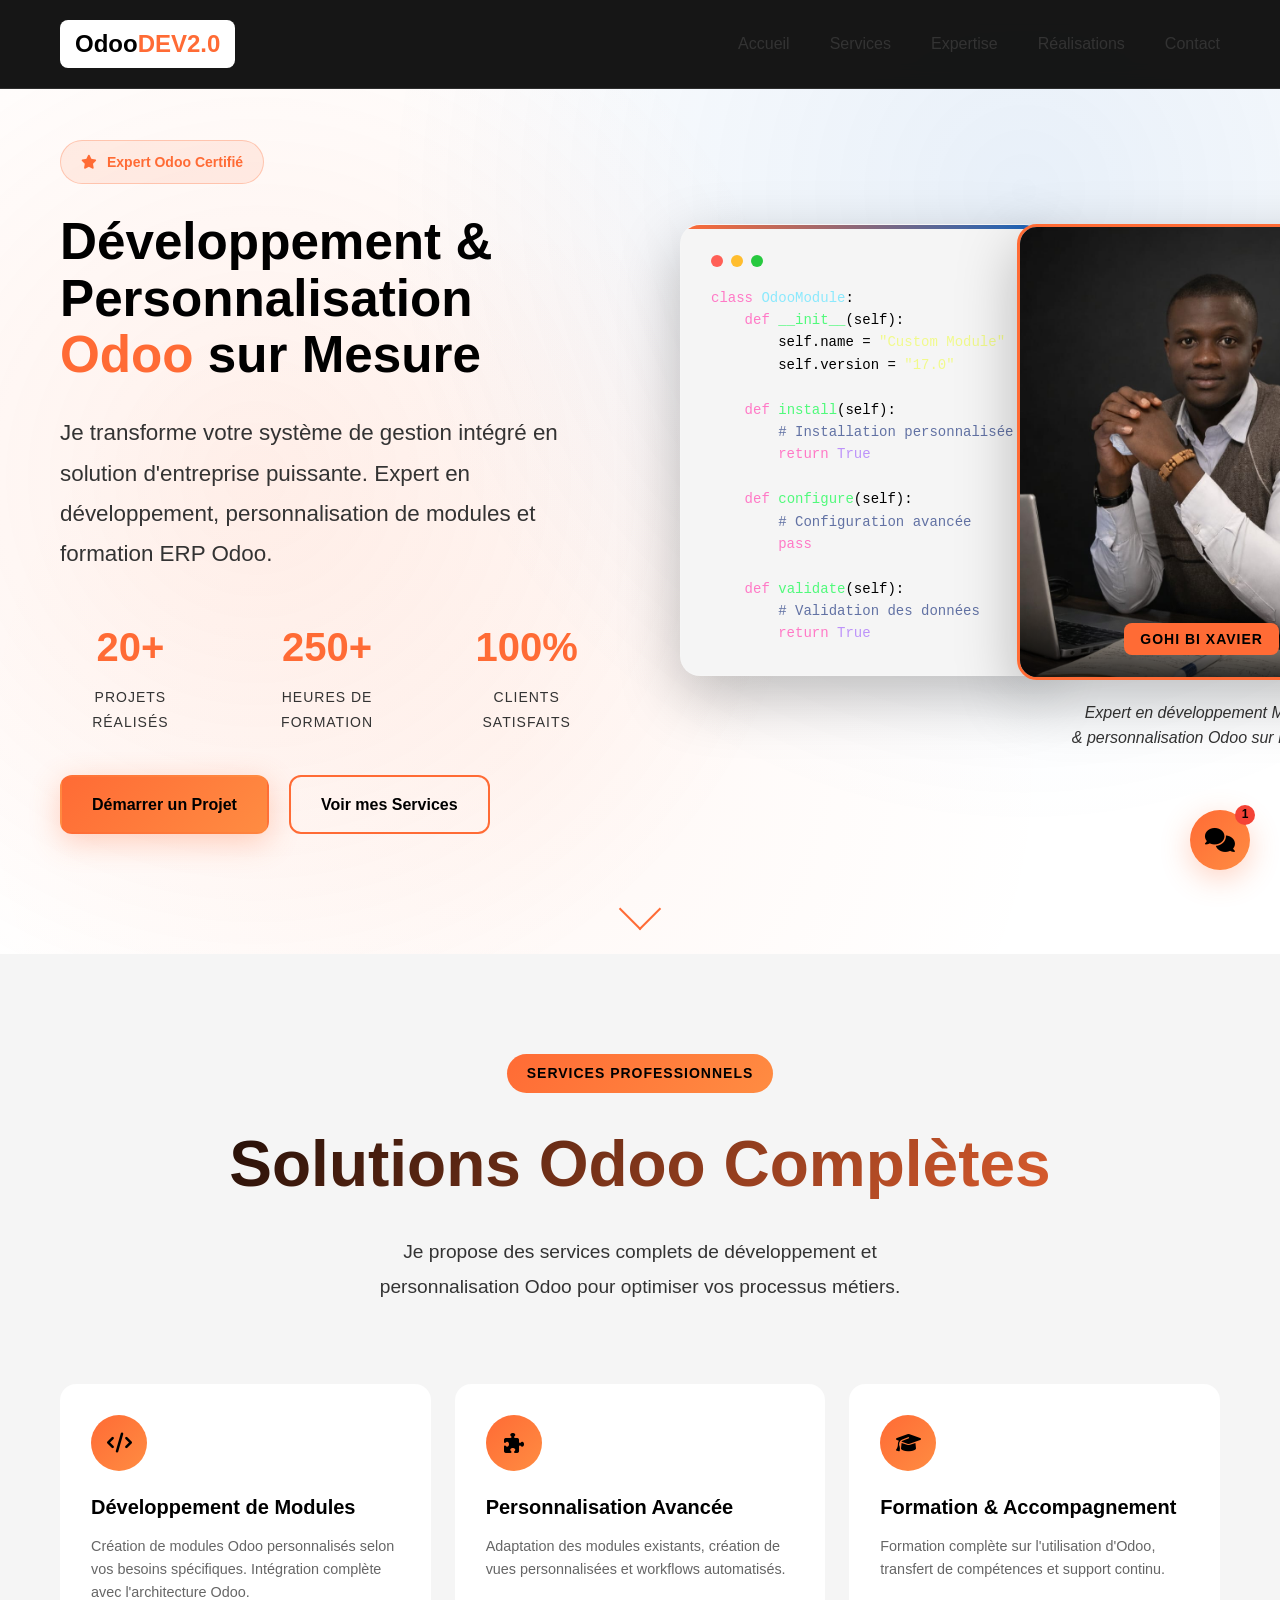
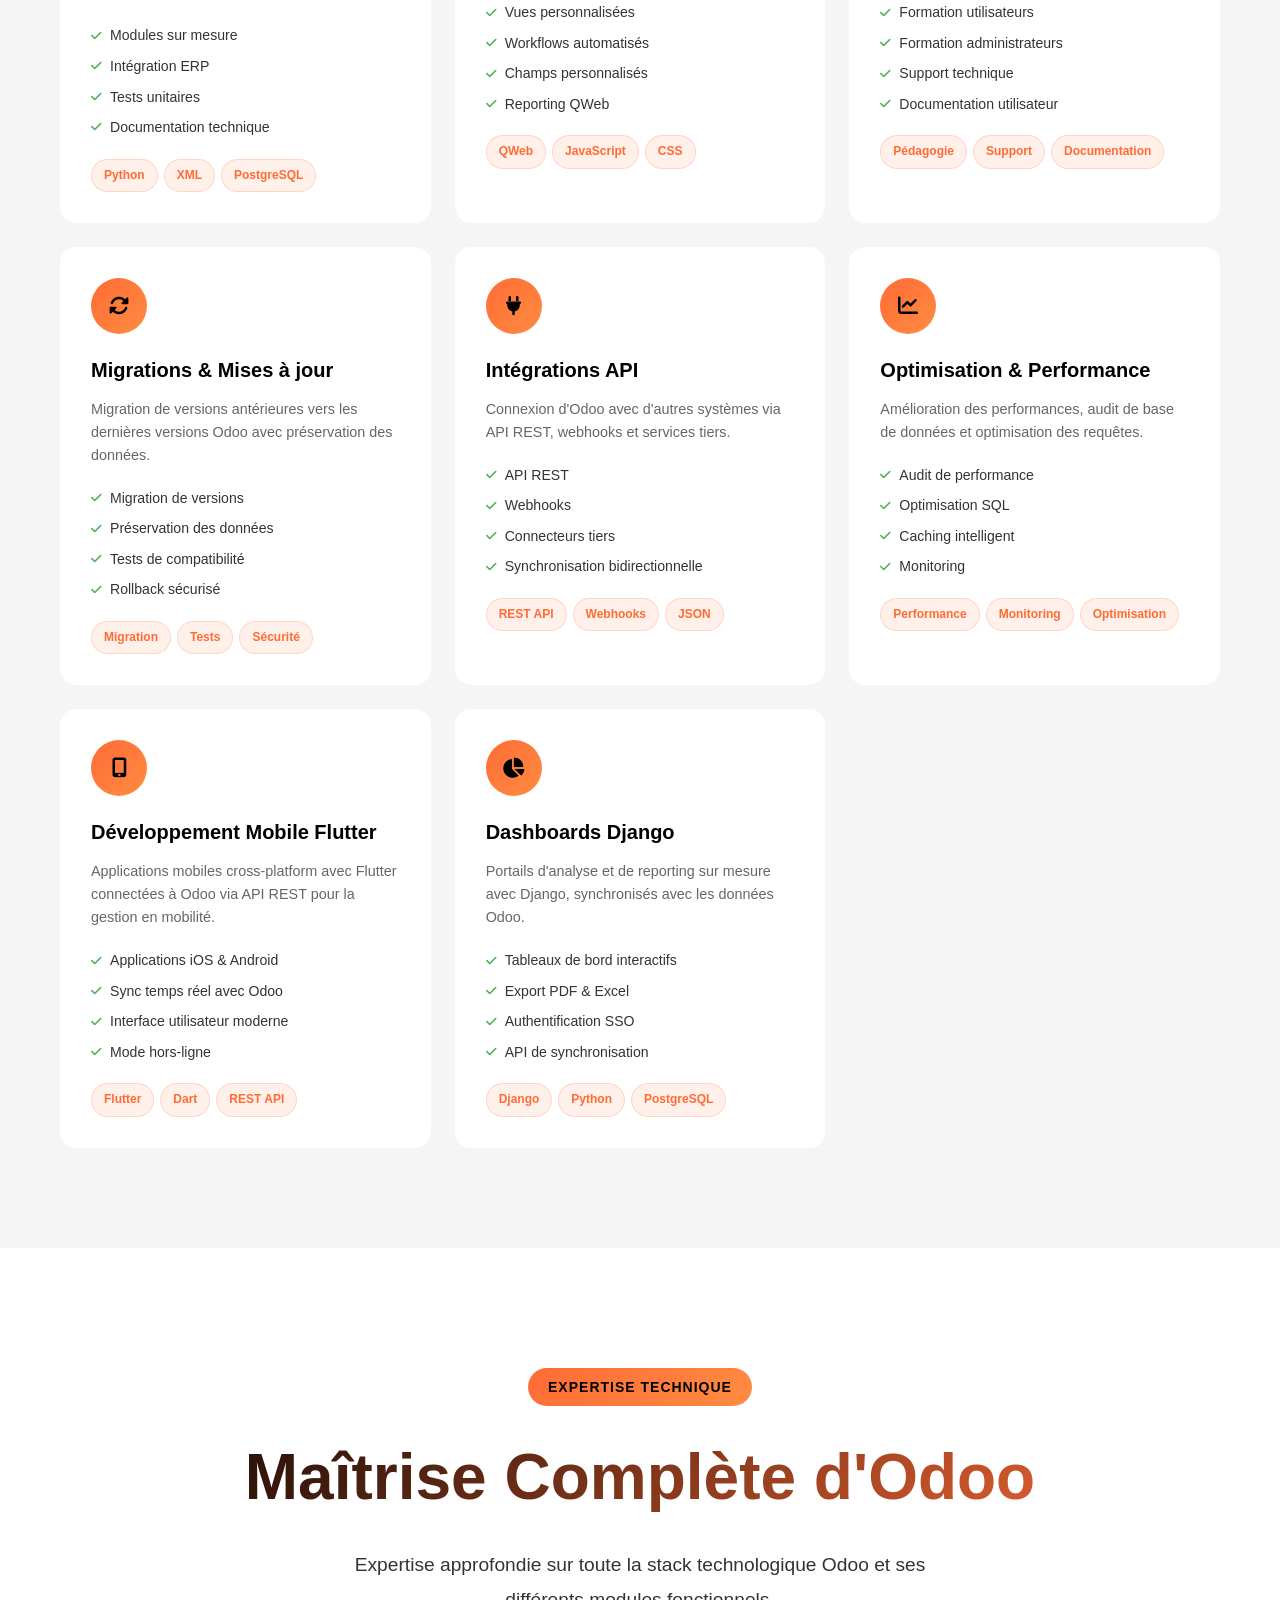
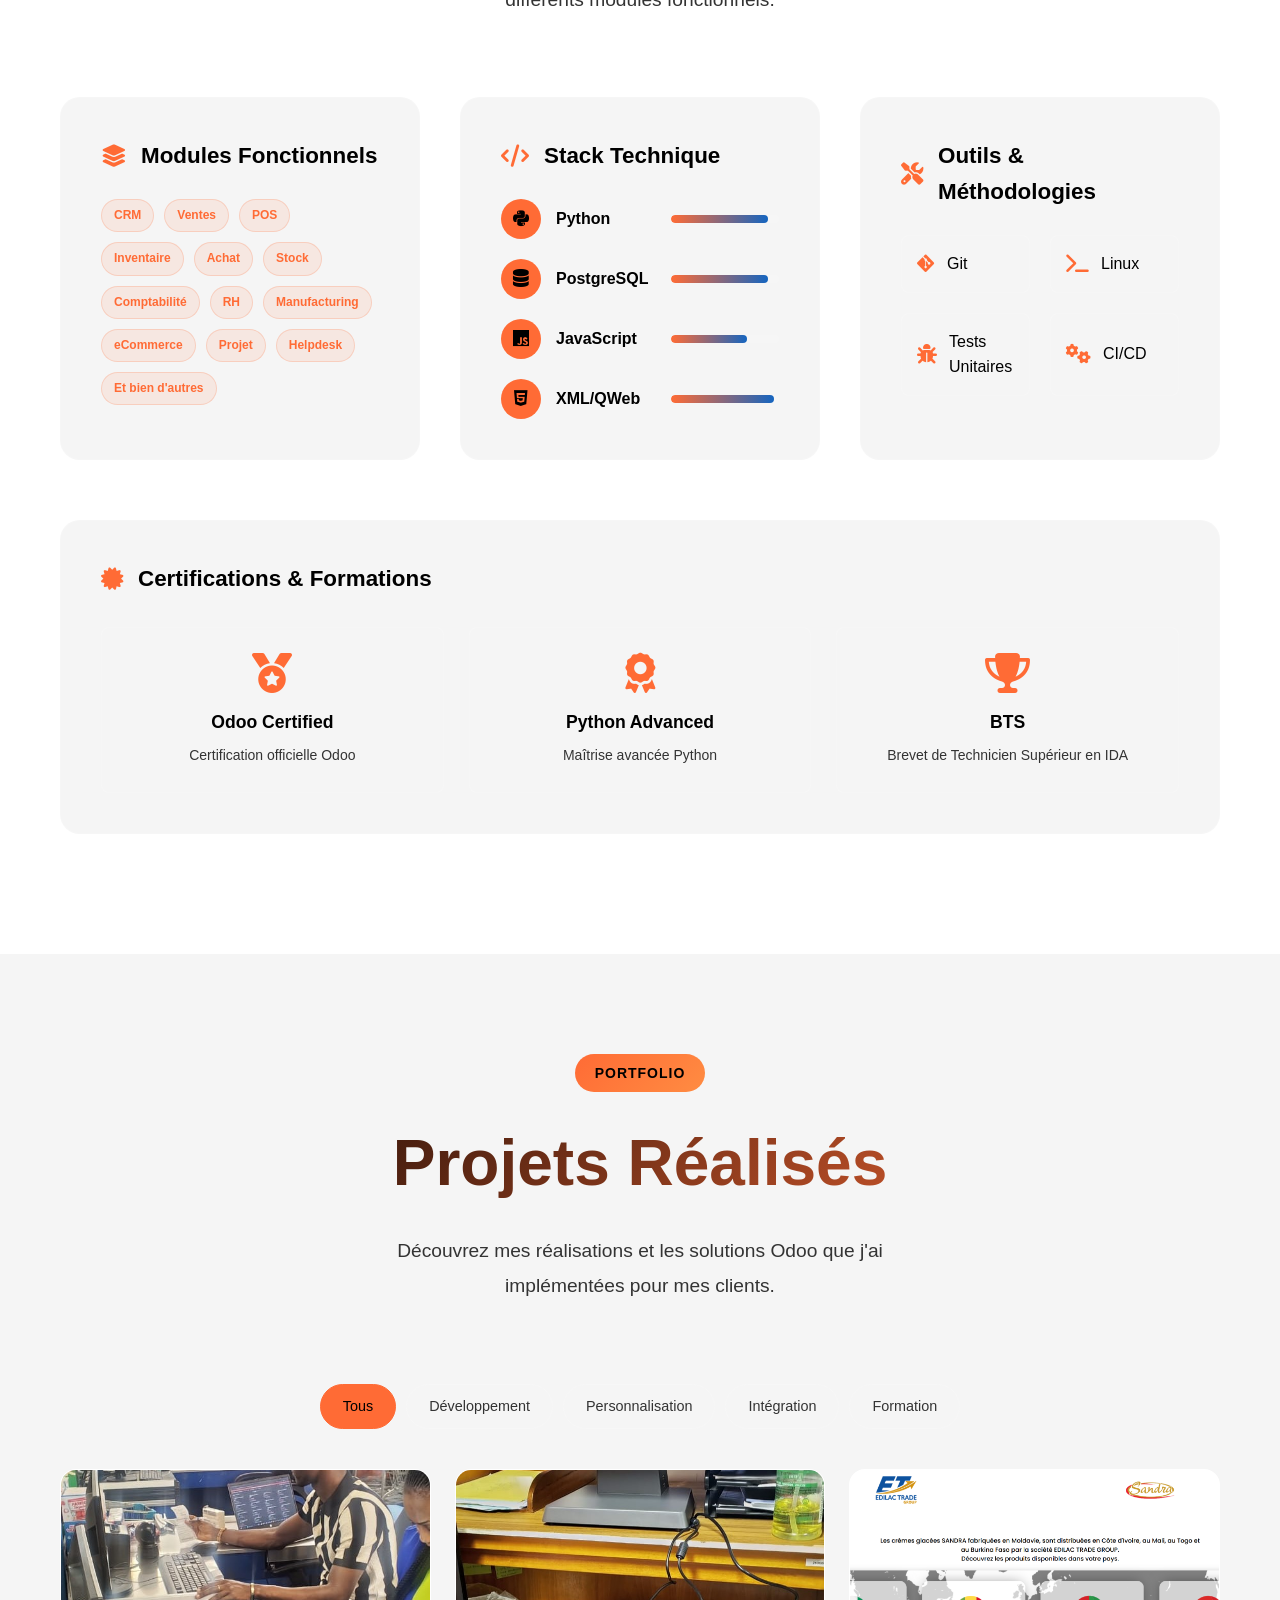
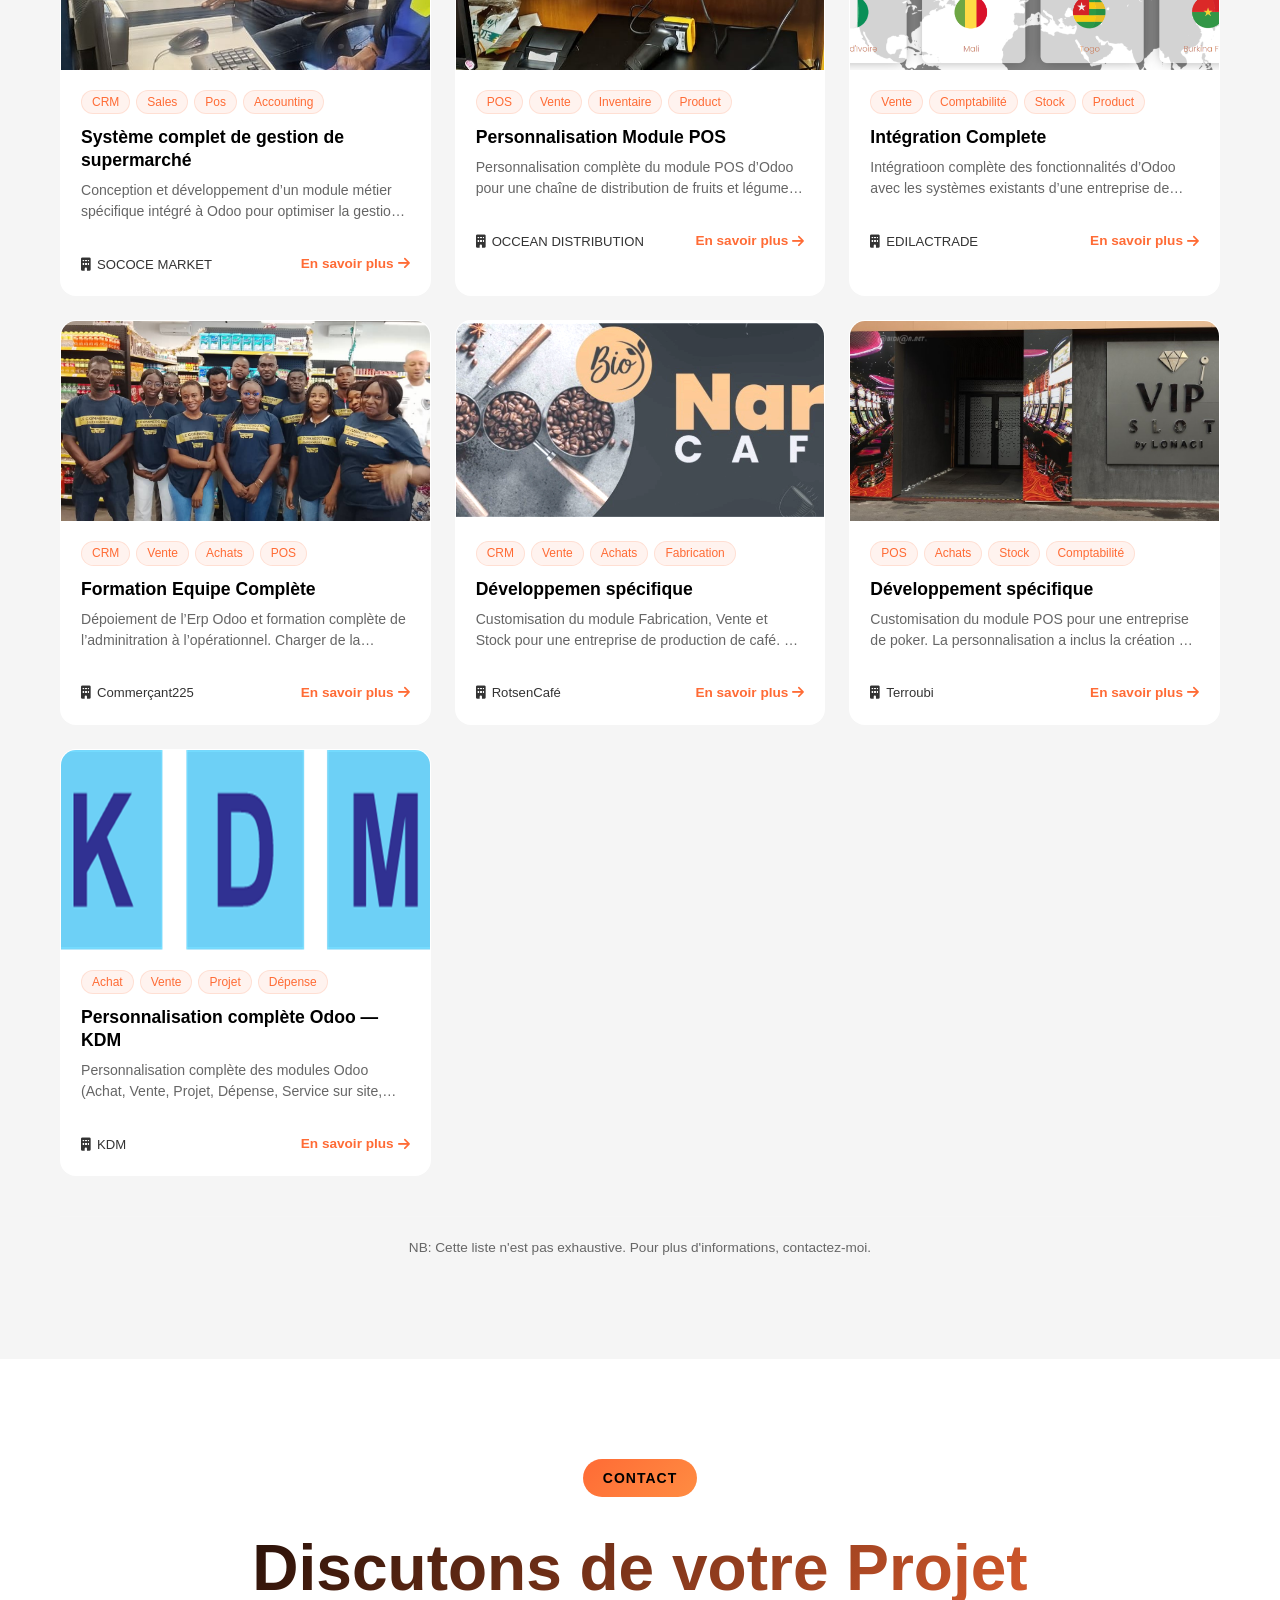
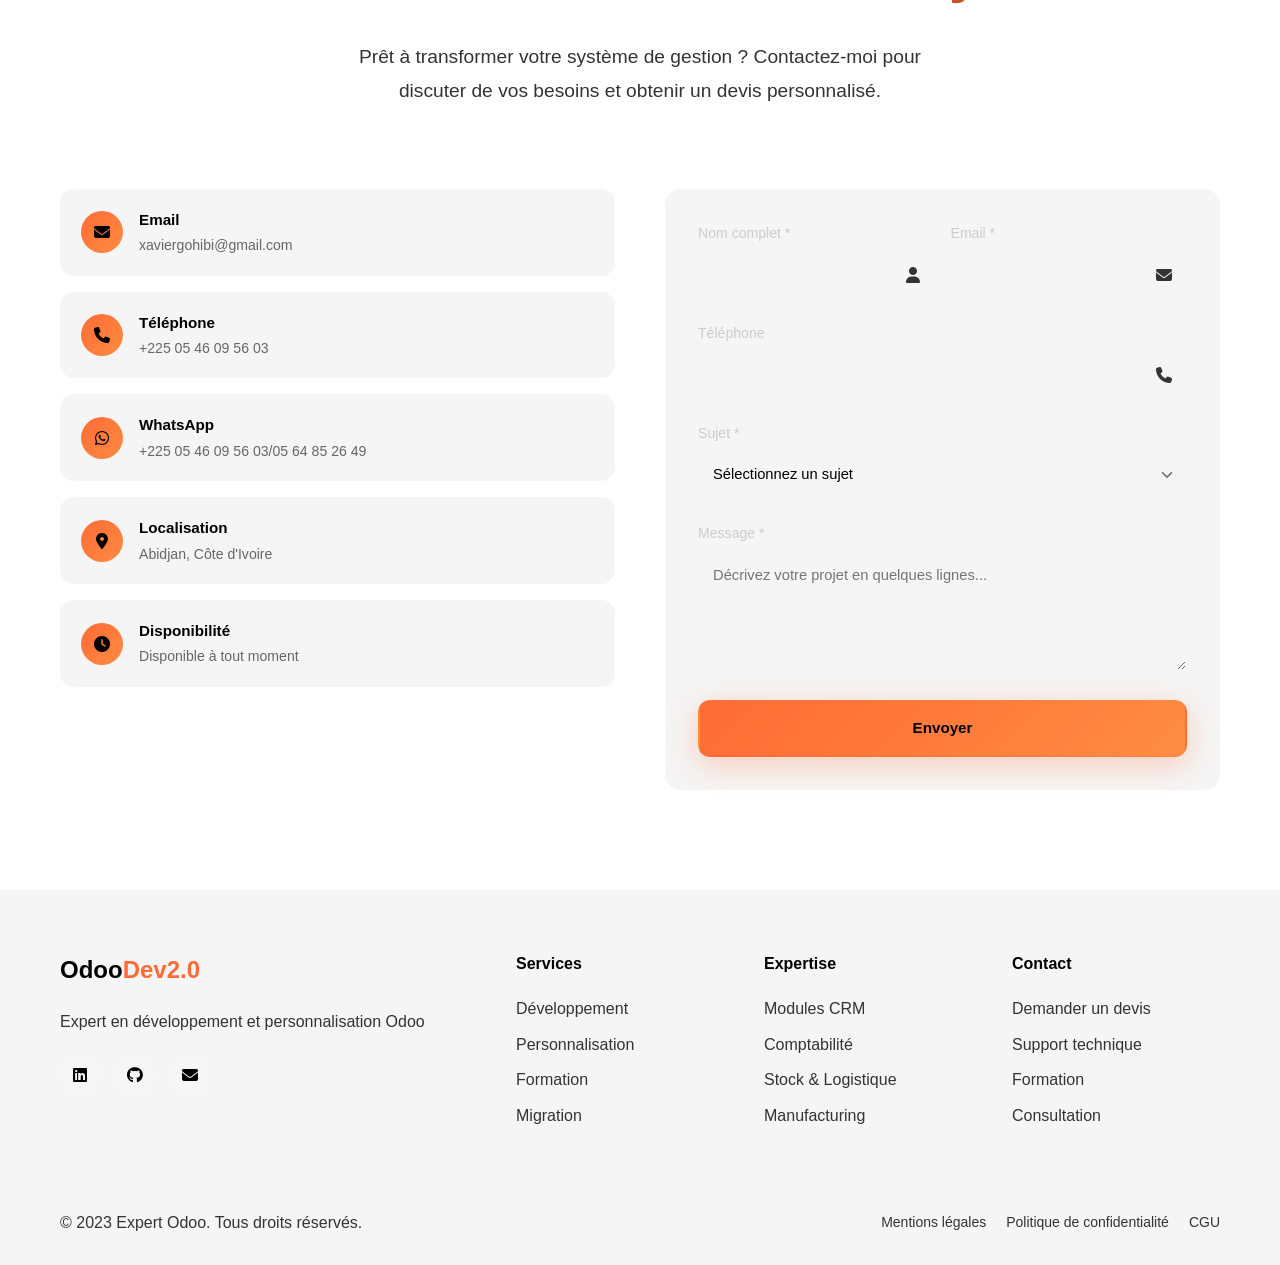
<file: index.html>
<!DOCTYPE html>
<html lang="fr">
<head>
    <meta charset="UTF-8">
    <meta name="viewport" content="width=device-width, initial-scale=1.0">
    <title>Expert Odoo - Développement & Formation ERP</title>
    <meta name="description" content="Expert développement Odoo, personnalisation de modules, formation ERP. Solutions sur mesure pour optimiser votre système de gestion intégré.">
    <meta name="keywords" content="Odoo, ERP, développement, personnalisation, formation, consultant Odoo">
    <meta name="author" content="GOHI BI XAVIER">
    <meta http-equiv="Content-Security-Policy" content="default-src 'self'; style-src 'self' 'unsafe-inline' https://fonts.googleapis.com https://cdnjs.cloudflare.com; font-src 'self' https://fonts.gstatic.com https://cdnjs.cloudflare.com; script-src 'self'; img-src 'self' data: https:; connect-src 'self' https://api.web3forms.com; frame-src 'none'; object-src 'none'; form-action 'none'">
    
    <!-- Open Graph Meta Tags -->
    <meta property="og:title" content="Expert Odoo - Développement & Formation ERP">
    <meta property="og:description" content="Solutions Odoo sur mesure : développement, personnalisation et formation ERP">
    <meta property="og:type" content="website">
    
    <!-- Fonts -->
    <link href="https://fonts.googleapis.com/css2?family=Inter:wght@300;400;500;600;700;800&display=swap" rel="stylesheet">
    <link rel="stylesheet" href="https://cdnjs.cloudflare.com/ajax/libs/font-awesome/6.4.0/css/all.min.css" integrity="sha384-iw3OoTErCYJJB9mCa8LNS2hbsQ7M3C0EpIsO/H5+EGAkPGc6rk+V8i04oW/K5xq0" crossorigin="anonymous" referrerpolicy="no-referrer">
    
    <!-- CSS -->
    <link rel="stylesheet" href="css/style.css">
    <link rel="stylesheet" href="css/responsive.css">
</head>
<body>
    <!-- Navigation -->
    <nav class="navbar" id="navbar">
        <div class="nav-container">
            <div class="nav-logo">
                <h2>Odoo<span class="highlight">DEV2.0</span></h2>
            </div>
            <div class="nav-menu" id="nav-menu">
                <a href="#accueil" class="nav-link">Accueil</a>
                <a href="#services" class="nav-link">Services</a>
                <a href="#expertise" class="nav-link">Expertise</a>
                <a href="#portfolio" class="nav-link">Réalisations</a>
                <a href="#contact" class="nav-link">Contact</a>
            </div>
            <div class="nav-toggle" id="nav-toggle">
                <span class="bar"></span>
                <span class="bar"></span>
                <span class="bar"></span>
            </div>
        </div>
    </nav>

    <!-- Hero Section -->
    <section id="accueil" class="hero">
        <div class="hero-container">
            <div class="hero-content">
                <div class="hero-badge">
                    <i class="fas fa-star"></i>
                    <span>Expert Odoo Certifié</span>
                </div>
                <h1 class="hero-title">
                    Développement & Personnalisation
                    <span class="highlight">Odoo</span> sur Mesure
                </h1>
                <p class="hero-description">
                    Je transforme votre système de gestion intégré en solution d'entreprise puissante. 
                    Expert en développement, personnalisation de modules et formation ERP Odoo.
                </p>
                <div class="hero-stats">
                    <div class="stat">
                        <span class="stat-number">20+</span>
                        <span class="stat-label">Projets Réalisés</span>
                    </div>
                    <div class="stat">
                        <span class="stat-number">250+</span>
                        <span class="stat-label">Heures de Formation</span>
                    </div>
                    <div class="stat">
                        <span class="stat-number">100%</span>
                        <span class="stat-label">Clients Satisfaits</span>
                    </div>
                </div>
                <div class="hero-buttons">
                    <a href="#contact" class="btn btn-primary">Démarrer un Projet</a>
                    <a href="#services" class="btn btn-secondary">Voir mes Services</a>
                </div>
            </div>
            <div class="hero-visual">
                <div class="code-photo-container">
                    <!-- Bloc de code original -->
                    <div class="code-animation">
                        <div class="code-block">
                            <div class="code-header">
                                <span class="code-dot red"></span>
                                <span class="code-dot yellow"></span>
                                <span class="code-dot green"></span>
                            </div>
                            <div class="code-content">
                                <pre><code><span class="code-keyword">class</span> <span class="code-class">OdooModule</span>:
    <span class="code-keyword">def</span> <span class="code-function">__init__</span>(self):
        self.name = <span class="code-string">"Custom Module"</span>
        self.version = <span class="code-string">"17.0"</span>
    
    <span class="code-keyword">def</span> <span class="code-function">install</span>(self):
        <span class="code-comment"># Installation personnalisée</span>
        <span class="code-keyword">return</span> <span class="code-boolean">True</span>
    
    <span class="code-keyword">def</span> <span class="code-function">configure</span>(self):
        <span class="code-comment"># Configuration avancée</span>
        <span class="code-keyword">pass</span>
    
    <span class="code-keyword">def</span> <span class="code-function">validate</span>(self):
        <span class="code-comment"># Validation des données</span>
        <span class="code-keyword">return</span> <span class="code-boolean">True</span></code></pre>
                            </div>
                        </div>
                    </div>
                    
                    <!-- Photo de profil à côté -->
                    <div class="profile-photo-container">
                        <div class="profile-photo">
                            <img src="images/image_acceuil.jpeg" alt="Photo de Profil" class="profile-image">
                            <div class="photo-overlay">
                                <span class="photo-badge">GOHI BI XAVIER</span>
                            </div>
                        </div>
                        <div class="photo-caption">
                            <p>Expert en développement Mobile <br> & personnalisation Odoo sur mesure</p>
                        </div>
                    </div>
                </div>
            </div>
        </div>
        <div class="scroll-indicator">
            <div class="scroll-arrow"></div>
        </div>
    </section>

    <!-- Services Section -->
    <section id="services" class="services">
        <div class="container">
            <div class="section-header">
                <span class="section-badge">Services Professionnels</span>
                <h2 class="section-title">Solutions Odoo Complètes</h2>
                <p class="section-description">
                    Je propose des services complets de développement et personnalisation Odoo 
                    pour optimiser vos processus métiers.
                </p>
            </div>
            <div class="services-grid">
                <div class="service-card">
                    <div class="service-icon">
                        <i class="fas fa-code"></i>
                    </div>
                    <h3>Développement de Modules</h3>
                    <p>Création de modules Odoo personnalisés selon vos besoins spécifiques. Intégration complète avec l'architecture Odoo.</p>
                    <ul class="service-features">
                        <li><i class="fas fa-check"></i>Modules sur mesure</li>
                        <li><i class="fas fa-check"></i>Intégration ERP</li>
                        <li><i class="fas fa-check"></i>Tests unitaires</li>
                        <li><i class="fas fa-check"></i>Documentation technique</li>
                    </ul>
                    <div class="service-tech">
                        <span class="tech-tag">Python</span>
                        <span class="tech-tag">XML</span>
                        <span class="tech-tag">PostgreSQL</span>
                    </div>
                </div>

                <div class="service-card">
                    <div class="service-icon">
                        <i class="fas fa-puzzle-piece"></i>
                    </div>
                    <h3>Personnalisation Avancée</h3>
                    <p>Adaptation des modules existants, création de vues personnalisées et workflows automatisés.</p>
                    <ul class="service-features">
                        <li><i class="fas fa-check"></i>Vues personnalisées</li>
                        <li><i class="fas fa-check"></i>Workflows automatisés</li>
                        <li><i class="fas fa-check"></i>Champs personnalisés</li>
                        <li><i class="fas fa-check"></i>Reporting QWeb</li>
                    </ul>
                    <div class="service-tech">
                        <span class="tech-tag">QWeb</span>
                        <span class="tech-tag">JavaScript</span>
                        <span class="tech-tag">CSS</span>
                    </div>
                </div>

                <div class="service-card">
                    <div class="service-icon">
                        <i class="fas fa-graduation-cap"></i>
                    </div>
                    <h3>Formation & Accompagnement</h3>
                    <p>Formation complète sur l'utilisation d'Odoo, transfert de compétences et support continu.</p>
                    <ul class="service-features">
                        <li><i class="fas fa-check"></i>Formation utilisateurs</li>
                        <li><i class="fas fa-check"></i>Formation administrateurs</li>
                        <li><i class="fas fa-check"></i>Support technique</li>
                        <li><i class="fas fa-check"></i>Documentation utilisateur</li>
                    </ul>
                    <div class="service-tech">
                        <span class="tech-tag">Pédagogie</span>
                        <span class="tech-tag">Support</span>
                        <span class="tech-tag">Documentation</span>
                    </div>
                </div>

                <div class="service-card">
                    <div class="service-icon">
                        <i class="fas fa-sync-alt"></i>
                    </div>
                    <h3>Migrations & Mises à jour</h3>
                    <p>Migration de versions antérieures vers les dernières versions Odoo avec préservation des données.</p>
                    <ul class="service-features">
                        <li><i class="fas fa-check"></i>Migration de versions</li>
                        <li><i class="fas fa-check"></i>Préservation des données</li>
                        <li><i class="fas fa-check"></i>Tests de compatibilité</li>
                        <li><i class="fas fa-check"></i>Rollback sécurisé</li>
                    </ul>
                    <div class="service-tech">
                        <span class="tech-tag">Migration</span>
                        <span class="tech-tag">Tests</span>
                        <span class="tech-tag">Sécurité</span>
                    </div>
                </div>

                <div class="service-card">
                    <div class="service-icon">
                        <i class="fas fa-plug"></i>
                    </div>
                    <h3>Intégrations API</h3>
                    <p>Connexion d'Odoo avec d'autres systèmes via API REST, webhooks et services tiers.</p>
                    <ul class="service-features">
                        <li><i class="fas fa-check"></i>API REST</li>
                        <li><i class="fas fa-check"></i>Webhooks</li>
                        <li><i class="fas fa-check"></i>Connecteurs tiers</li>
                        <li><i class="fas fa-check"></i>Synchronisation bidirectionnelle</li>
                    </ul>
                    <div class="service-tech">
                        <span class="tech-tag">REST API</span>
                        <span class="tech-tag">Webhooks</span>
                        <span class="tech-tag">JSON</span>
                    </div>
                </div>

                <div class="service-card">
                    <div class="service-icon">
                        <i class="fas fa-chart-line"></i>
                    </div>
                    <h3>Optimisation & Performance</h3>
                    <p>Amélioration des performances, audit de base de données et optimisation des requêtes.</p>
                    <ul class="service-features">
                        <li><i class="fas fa-check"></i>Audit de performance</li>
                        <li><i class="fas fa-check"></i>Optimisation SQL</li>
                        <li><i class="fas fa-check"></i>Caching intelligent</li>
                        <li><i class="fas fa-check"></i>Monitoring</li>
                    </ul>
                    <div class="service-tech">
                        <span class="tech-tag">Performance</span>
                        <span class="tech-tag">Monitoring</span>
                        <span class="tech-tag">Optimisation</span>
                    </div>
                </div>

                <div class="service-card">
                    <div class="service-icon">
                        <i class="fas fa-mobile-alt"></i>
                    </div>
                    <h3>Développement Mobile Flutter</h3>
                    <p>Applications mobiles cross-platform avec Flutter connectées à Odoo via API REST pour la gestion en mobilité.</p>
                    <ul class="service-features">
                        <li><i class="fas fa-check"></i>Applications iOS & Android</li>
                        <li><i class="fas fa-check"></i>Sync temps réel avec Odoo</li>
                        <li><i class="fas fa-check"></i>Interface utilisateur moderne</li>
                        <li><i class="fas fa-check"></i>Mode hors-ligne</li>
                    </ul>
                    <div class="service-tech">
                        <span class="tech-tag">Flutter</span>
                        <span class="tech-tag">Dart</span>
                        <span class="tech-tag">REST API</span>
                    </div>
                </div>

                <div class="service-card">
                    <div class="service-icon">
                        <i class="fas fa-chart-pie"></i>
                    </div>
                    <h3>Dashboards Django</h3>
                    <p>Portails d'analyse et de reporting sur mesure avec Django, synchronisés avec les données Odoo.</p>
                    <ul class="service-features">
                        <li><i class="fas fa-check"></i>Tableaux de bord interactifs</li>
                        <li><i class="fas fa-check"></i>Export PDF & Excel</li>
                        <li><i class="fas fa-check"></i>Authentification SSO</li>
                        <li><i class="fas fa-check"></i>API de synchronisation</li>
                    </ul>
                    <div class="service-tech">
                        <span class="tech-tag">Django</span>
                        <span class="tech-tag">Python</span>
                        <span class="tech-tag">PostgreSQL</span>
                    </div>
                </div>
            </div>
        </div>
    </section>

    <!-- Expertise Section -->
    <section id="expertise" class="expertise">
        <div class="container">
            <div class="section-header">
                <span class="section-badge">Expertise Technique</span>
                <h2 class="section-title">Maîtrise Complète d'Odoo</h2>
                <p class="section-description">
                    Expertise approfondie sur toute la stack technologique Odoo 
                    et ses différents modules fonctionnels.
                </p>
            </div>
            <div class="expertise-content">
                <div class="expertise-categories">
                    <div class="expertise-category">
                        <h3><i class="fas fa-layer-group"></i> Modules Fonctionnels</h3>
                        <div class="module-tags">
                            <span class="module-tag">CRM</span>
                            <span class="module-tag">Ventes</span>
                            <spaan class="module-tag">POS</spaan>
                            <spaan class="module-tag">Inventaire</spaan>
                            <span class="module-tag">Achat</span>
                            <span class="module-tag">Stock</span>
                            <span class="module-tag">Comptabilité</span>
                            <span class="module-tag">RH</span>
                            <span class="module-tag">Manufacturing</span>
                            <span class="module-tag">eCommerce</span>
                            <span class="module-tag">Projet</span>
                            <span class="module-tag">Helpdesk</span>
                            <span class="module-tag">Et bien d'autres</span>
                        </div>
                    </div>

                    <div class="expertise-category">
                        <h3><i class="fas fa-code"></i> Stack Technique</h3>
                        <div class="tech-grid">
                            <div class="tech-item">
                                <i class="fab fa-python"></i>
                                <span>Python</span>
                                <div class="skill-bar">
                                    <div class="skill-progress" style="width: 90%"></div>
                                </div>
                            </div>
                            <div class="tech-item">
                                <i class="fas fa-database"></i>
                                <span>PostgreSQL</span>
                                <div class="skill-bar">
                                    <div class="skill-progress" style="width: 90%"></div>
                                </div>
                            </div>
                            <div class="tech-item">
                                <i class="fab fa-js"></i>
                                <span>JavaScript</span>
                                <div class="skill-bar">
                                    <div class="skill-progress" style="width: 70%"></div>
                                </div>
                            </div>
                            <div class="tech-item">
                                <i class="fab fa-html5"></i>
                                <span>XML/QWeb</span>
                                <div class="skill-bar">
                                    <div class="skill-progress" style="width: 95%"></div>
                                </div>
                            </div>
                        </div>
                    </div>

                    <div class="expertise-category">
                        <h3><i class="fas fa-tools"></i> Outils & Méthodologies</h3>
                        <div class="tools-grid">
                            <div class="tool-item">
                                <i class="fab fa-git-alt"></i>
                                <span>Git</span>
                            </div>
                            <div class="tool-item">
                                <i class="fas fa-terminal"></i>
                                <span>Linux</span>
                            </div>
                            <div class="tool-item">
                                <i class="fas fa-bug"></i>
                                <span>Tests Unitaires</span>
                            </div>
                            <div class="tool-item">
                                <i class="fas fa-cogs"></i>
                                <span>CI/CD</span>
                            </div>
                        </div>
                    </div>
                </div>

                <div class="certifications">
                    <h3><i class="fas fa-certificate"></i> Certifications & Formations</h3>
                    <div class="cert-grid">
                        <div class="cert-item">
                            <i class="fas fa-medal"></i>
                            <h4>Odoo Certified</h4>
                            <p>Certification officielle Odoo</p>
                        </div>
                        <div class="cert-item">
                            <i class="fas fa-award"></i>
                            <h4>Python Advanced</h4>
                            <p>Maîtrise avancée Python</p>
                        </div>
                        <div class="cert-item">
                            <i class="fas fa-trophy"></i>
                            <h4>BTS</h4>
                            <p>Brevet de Technicien Supérieur en IDA</p>
                        </div>
                    </div>
                </div>
            </div>
        </div>
    </section>

    <!-- Portfolio Section -->
    <section id="portfolio" class="portfolio">
        <div class="container">
            <div class="section-header">
                <span class="section-badge">Portfolio</span>
                <h2 class="section-title">Projets Réalisés</h2>
                <p class="section-description">
                    Découvrez mes réalisations et les solutions Odoo que j'ai 
                    implémentées pour mes clients.
                </p>
            </div>
            <div class="portfolio-filters">
                <button class="filter-btn active" data-filter="all">Tous</button>
                <button class="filter-btn" data-filter="development">Développement</button>
                <button class="filter-btn" data-filter="customization">Personnalisation</button>
                <button class="filter-btn" data-filter="integration">Intégration</button>
                <button class="filter-btn" data-filter="training">Formation</button>
            </div>
            <div class="portfolio-grid" id="portfolio-grid">
                <!-- Portfolio items will be populated by JavaScript -->
            </div>
            <p class="portfolio-note">NB: Cette liste n'est pas exhaustive. Pour plus d'informations, contactez-moi.</p>
        </div>
    </section>

    <!-- Contact Section -->
    <section id="contact" class="contact">
        <div class="container">
            <div class="section-header">
                <span class="section-badge">Contact</span>
                <h2 class="section-title">Discutons de votre Projet</h2>
                <p class="section-description">
                    Prêt à transformer votre système de gestion ? Contactez-moi pour 
                    discuter de vos besoins et obtenir un devis personnalisé.
                </p>
            </div>
            <div class="contact-content">
                <div class="contact-info">
                    <div class="contact-item">
                        <div class="contact-icon">
                            <i class="fas fa-envelope"></i>
                        </div>
                        <div class="contact-details">
                            <h3>Email</h3>
                            <p>xaviergohibi@gmail.com</p>
                        </div>
                    </div>
                    <div class="contact-item">
                        <div class="contact-icon">
                            <i class="fas fa-phone"></i>
                        </div>
                        <div class="contact-details">
                            <h3>Téléphone</h3>
                            <p>+225 05 46 09 56 03</p>
                        </div>
                    </div>
                    <div class="contact-item">
                        <div class="contact-icon">
                            <i class="fab fa-whatsapp"></i>
                        </div>
                        <div class="contact-details">
                            <h3>WhatsApp</h3>
                            <p>+225 05 46 09 56 03/05 64 85 26 49</p>
                        </div>
                    </div>
                    <div class="contact-item">
                        <div class="contact-icon">
                            <i class="fas fa-map-marker-alt"></i>
                        </div>
                        <div class="contact-details">
                            <h3>Localisation</h3>
                            <p>Abidjan, Côte d'Ivoire</p>
                        </div>
                    </div>
                    <div class="contact-item">
                        <div class="contact-icon">
                            <i class="fas fa-clock"></i>
                        </div>
                        <div class="contact-details">
                            <h3>Disponibilité</h3>
                            <p>Disponible à tout moment</p>
                        </div>
                    </div>
                </div>
                <form class="contact-form" id="contact-form">
                    <input type="hidden" name="access_key" value="84d40f6d-2b4d-42a9-953c-82431c3fdbb4">
                    <div class="form-row">
                        <div class="form-group">
                            <label for="name">Nom complet *</label>
                            <input type="text" id="name" name="name" required>
                        </div>
                        <div class="form-group">
                            <label for="email">Email *</label>
                            <input type="email" id="email" name="email" required>
                        </div>
                    </div>
                    <div class="form-group">
                        <label for="phone">Téléphone</label>
                        <input type="tel" id="phone" name="phone">
                    </div>
                    <div class="form-group">
                        <label for="subject">Sujet *</label>
                        <select id="subject" name="subject" required>
                            <option value="">Sélectionnez un sujet</option>
                            <option value="development">Développement de module</option>
                            <option value="customization">Personnalisation</option>
                            <option value="training">Formation</option>
                            <option value="consultation">Consultation</option>
                            <option value="other">Autre</option>
                        </select>
                    </div>
                    <div class="form-group">
                        <label for="message">Message *</label>
                        <textarea id="message" name="message" rows="4" required placeholder="Décrivez votre projet en quelques lignes..."></textarea>
                    </div>
                    <button type="submit" class="btn btn-primary btn-full">
                        Envoyer
                    </button>
                </form>
            </div>
        </div>
    </section>

    <!-- Footer -->
    <footer class="footer">
        <div class="container">
            <div class="footer-content">
                <div class="footer-section">
                    <div class="footer-logo">
                        <h3>Odoo<span class="highlight">Dev2.0</span></h3>
                        <p>Expert en développement et personnalisation Odoo</p>
                    </div>
                    <div class="social-links">
                        <a href="https://www.linkedin.com/feed/" class="social-link" aria-label="LinkedIn">
                            <i class="fab fa-linkedin"></i>
                        </a>
                        <a href="#" class="social-link" aria-label="GitHub">
                            <i class="fab fa-github"></i>
                        </a>
                        <a href="mailto:xaviergohibi@gmail.com" class="social-link" aria-label="Email">
                            <i class="fas fa-envelope"></i>
                        </a>
                    </div>
                </div>
                <div class="footer-section">
                    <h4>Services</h4>
                    <ul class="footer-links">
                        <li><a href="#services">Développement</a></li>
                        <li><a href="#services">Personnalisation</a></li>
                        <li><a href="#services">Formation</a></li>
                        <li><a href="#services">Migration</a></li>
                    </ul>
                </div>
                <div class="footer-section">
                    <h4>Expertise</h4>
                    <ul class="footer-links">
                        <li><a href="#expertise">Modules CRM</a></li>
                        <li><a href="#expertise">Comptabilité</a></li>
                        <li><a href="#expertise">Stock & Logistique</a></li>
                        <li><a href="#expertise">Manufacturing</a></li>
                    </ul>
                </div>
                <div class="footer-section">
                    <h4>Contact</h4>
                    <ul class="footer-links">
                        <li><a href="#contact">Demander un devis</a></li>
                        <li><a href="#contact">Support technique</a></li>
                        <li><a href="#contact">Formation</a></li>
                        <li><a href="#contact">Consultation</a></li>
                    </ul>
                </div>
            </div>
            <div class="footer-bottom">
                <p>&copy; 2023 Expert Odoo. Tous droits réservés.</p>
                <div class="footer-bottom-links">
                    <a href="#">Mentions légales</a>
                    <a href="#">Politique de confidentialité</a>
                    <a href="#">CGU</a>
                </div>
            </div>
        </div>
    </footer>

    <!-- Chat Widget -->
    <!-- ===== Chat Widget ===== -->
    <div class="chat-widget" id="chat-widget">
        <div class="chat-button" id="chat-button">
            <i class="fas fa-comments"></i>
            <span class="chat-notification" id="chat-notification">1</span>
        </div>
        <div class="chat-window" id="chat-window">
            <div class="chat-header">
                <div class="chat-title">
                    <i class="fas fa-briefcase"></i>
                    <div>
                        <h4>Expert Odoo</h4>
                        <span>En ligne</span>
                    </div>
                </div>
                <button class="chat-close" id="chat-close">
                    <i class="fas fa-times"></i>
                </button>
            </div>
            <div class="chat-body" id="chat-body">
                <div class="chat-message chat-message-bot">
                    <div class="message-avatar">
                        <i class="fas fa-briefcase"></i>
                    </div>
                    <div class="message-content">
                        <p>Bonjour, je suis l'assistant Expert Odoo. Comment puis-je vous aider ?</p>
                        <span class="message-time">Maintenant</span>
                    </div>
                </div>
            </div>
            <div class="chat-input-container">
                <input type="text" class="chat-input" id="chat-input" placeholder="Tapez votre message...">
                <button class="chat-send" id="chat-send">
                    <i class="fas fa-paper-plane"></i>
                </button>
            </div>
        </div>
    </div>

    <!-- ===== Project Modal ===== -->
    <div class="modal" id="project-modal">
        <div class="modal-overlay"></div>
        <div class="modal-content">
            <button class="modal-close" aria-label="Fermer">
                <i class="fas fa-times"></i>
            </button>
            <div class="modal-body">
                <!-- Content will be populated by JavaScript -->
            </div>
        </div>
    </div>

   
    

    <!-- Back to Top Button -->
    <button class="back-to-top" id="back-to-top" aria-label="Retour en haut">
        <i class="fas fa-arrow-up"></i>
    </button>

    <!-- JavaScript -->
    <script src="js/portfolio.js"></script>
     <script src="js/contact.js"></script>
     <script src="js/chat.js"></script>
</body>
</html>
</file>
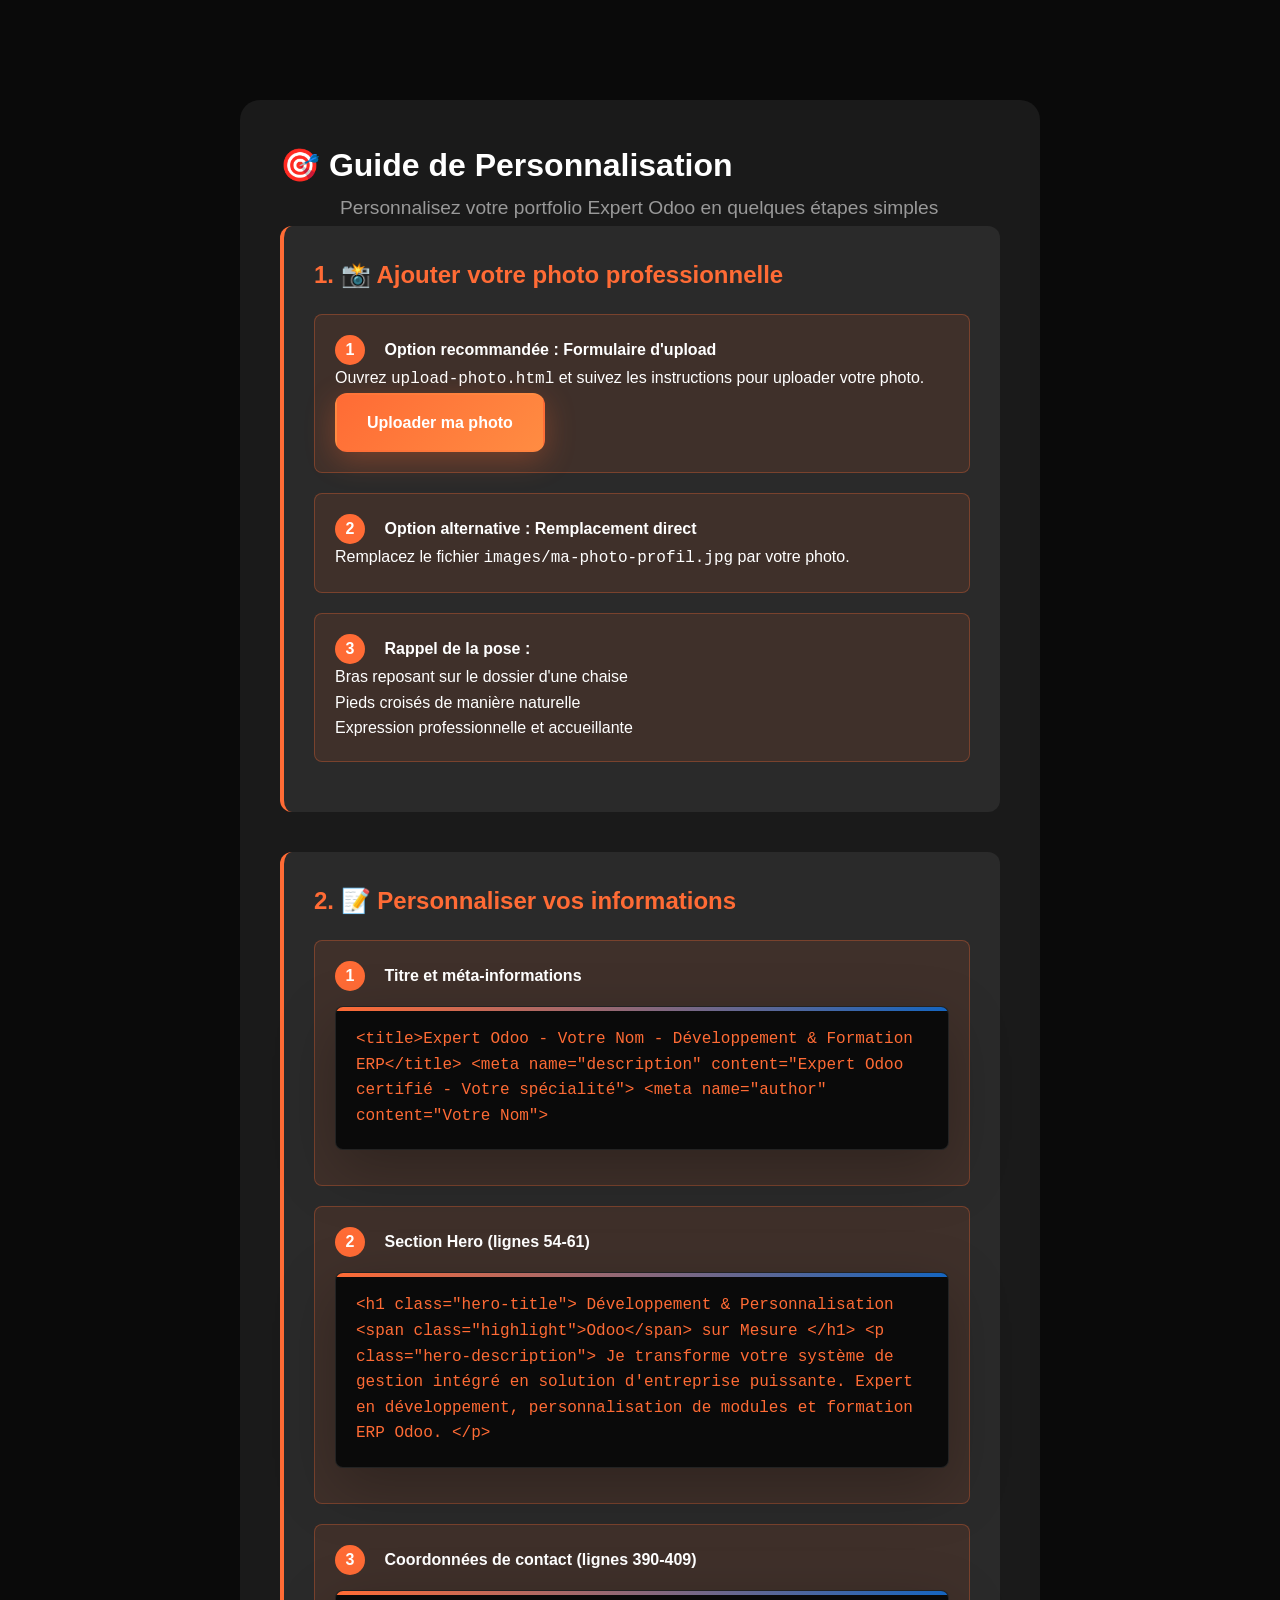
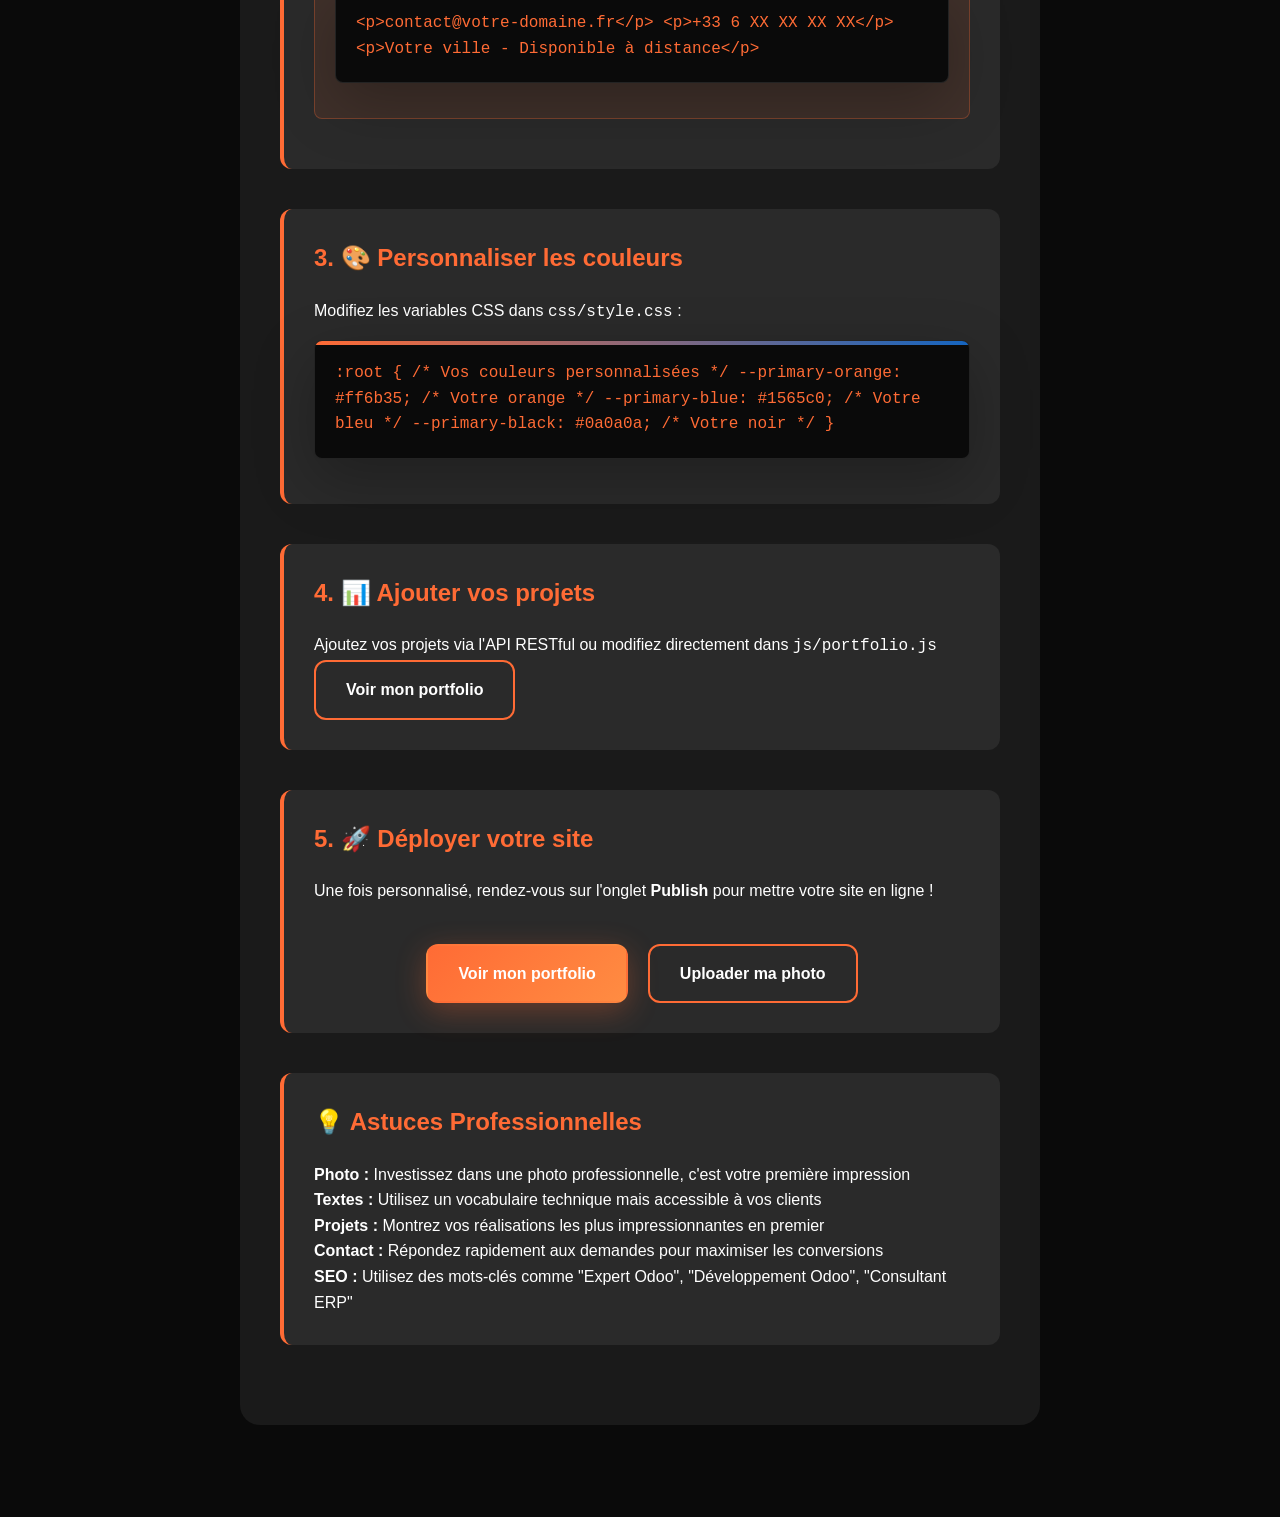
<file: guide-personnalisation.html>
<!DOCTYPE html>
<html lang="fr">
<head>
    <meta charset="UTF-8">
    <meta name="viewport" content="width=device-width, initial-scale=1.0">
    <title>Guide de Personnalisation - Portfolio Expert Odoo</title>
    <link rel="stylesheet" href="css/style.css">
    <style>
        .guide-container {
            max-width: 800px;
            margin: 100px auto;
            padding: 40px;
            background: var(--secondary-black);
            border-radius: var(--border-radius-large);
        }
        
        .guide-section {
            margin-bottom: 40px;
            padding: 30px;
            background: var(--tertiary-black);
            border-radius: var(--border-radius);
            border-left: 4px solid var(--primary-orange);
        }
        
        .guide-title {
            color: var(--primary-orange);
            margin-bottom: 20px;
            font-size: 24px;
        }
        
        .guide-step {
            margin: 20px 0;
            padding: 20px;
            background: rgba(255, 107, 53, 0.1);
            border-radius: var(--border-radius-small);
            border: 1px solid rgba(255, 107, 53, 0.3);
        }
        
        .step-number {
            display: inline-block;
            width: 30px;
            height: 30px;
            background: var(--primary-orange);
            color: white;
            border-radius: 50%;
            text-align: center;
            line-height: 30px;
            font-weight: bold;
            margin-right: 15px;
        }
        
        .code-block {
            background: var(--primary-black);
            padding: 20px;
            border-radius: var(--border-radius-small);
            font-family: monospace;
            color: var(--primary-orange);
            margin: 15px 0;
            overflow-x: auto;
        }
        
        .action-buttons {
            display: flex;
            gap: 20px;
            justify-content: center;
            margin-top: 40px;
        }
    </style>
</head>
<body>
    <div class="guide-container">
        <h1>🎯 Guide de Personnalisation</h1>
        <p class="section-description">Personnalisez votre portfolio Expert Odoo en quelques étapes simples</p>

        <div class="guide-section">
            <h2 class="guide-title">1. 📸 Ajouter votre photo professionnelle</h2>
            <div class="guide-step">
                <span class="step-number">1</span>
                <strong>Option recommandée : Formulaire d'upload</strong>
                <p>Ouvrez <code>upload-photo.html</code> et suivez les instructions pour uploader votre photo.</p>
                <a href="upload-photo.html" class="btn btn-primary">Uploader ma photo</a>
            </div>
            
            <div class="guide-step">
                <span class="step-number">2</span>
                <strong>Option alternative : Remplacement direct</strong>
                <p>Remplacez le fichier <code>images/ma-photo-profil.jpg</code> par votre photo.</p>
            </div>
            
            <div class="guide-step">
                <span class="step-number">3</span>
                <strong>Rappel de la pose :</strong>
                <ul>
                    <li>Bras reposant sur le dossier d'une chaise</li>
                    <li>Pieds croisés de manière naturelle</li>
                    <li>Expression professionnelle et accueillante</li>
                </ul>
            </div>
        </div>

        <div class="guide-section">
            <h2 class="guide-title">2. 📝 Personnaliser vos informations</h2>
            
            <div class="guide-step">
                <span class="step-number">1</span>
                <strong>Titre et méta-informations</strong>
                <div class="code-block">
&lt;title&gt;Expert Odoo - Votre Nom - Développement &amp; Formation ERP&lt;/title&gt;
&lt;meta name="description" content="Expert Odoo certifié - Votre spécialité"&gt;
&lt;meta name="author" content="Votre Nom"&gt;
                </div>
            </div>
            
            <div class="guide-step">
                <span class="step-number">2</span>
                <strong>Section Hero (lignes 54-61)</strong>
                <div class="code-block">
&lt;h1 class="hero-title"&gt;
    Développement &amp; Personnalisation
    &lt;span class="highlight"&gt;Odoo&lt;/span&gt; sur Mesure
&lt;/h1&gt;
&lt;p class="hero-description"&gt;
    Je transforme votre système de gestion intégré en solution d'entreprise puissante.
    Expert en développement, personnalisation de modules et formation ERP Odoo.
&lt;/p&gt;
                </div>
            </div>
            
            <div class="guide-step">
                <span class="step-number">3</span>
                <strong>Coordonnées de contact (lignes 390-409)</strong>
                <div class="code-block">
&lt;p&gt;contact@votre-domaine.fr&lt;/p&gt;
&lt;p&gt;+33 6 XX XX XX XX&lt;/p&gt;
&lt;p&gt;Votre ville - Disponible à distance&lt;/p&gt;
                </div>
            </div>
        </div>

        <div class="guide-section">
            <h2 class="guide-title">3. 🎨 Personnaliser les couleurs</h2>
            <p>Modifiez les variables CSS dans <code>css/style.css</code> :</p>
            <div class="code-block">
:root {
    /* Vos couleurs personnalisées */
    --primary-orange: #ff6b35;    /* Votre orange */
    --primary-blue: #1565c0;        /* Votre bleu */
    --primary-black: #0a0a0a;      /* Votre noir */
}
            </div>
        </div>

        <div class="guide-section">
            <h2 class="guide-title">4. 📊 Ajouter vos projets</h2>
            <p>Ajoutez vos projets via l'API RESTful ou modifiez directement dans <code>js/portfolio.js</code></p>
            <a href="index.html" class="btn btn-secondary">Voir mon portfolio</a>
        </div>

        <div class="guide-section">
            <h2 class="guide-title">5. 🚀 Déployer votre site</h2>
            <p>Une fois personnalisé, rendez-vous sur l'onglet <strong>Publish</strong> pour mettre votre site en ligne !</p>
            
            <div class="action-buttons">
                <a href="index.html" class="btn btn-primary">Voir mon portfolio</a>
                <a href="upload-photo.html" class="btn btn-secondary">Uploader ma photo</a>
            </div>
        </div>

        <div class="guide-section">
            <h2 class="guide-title">💡 Astuces Professionnelles</h2>
            <ul>
                <li><strong>Photo :</strong> Investissez dans une photo professionnelle, c'est votre première impression</li>
                <li><strong>Textes :</strong> Utilisez un vocabulaire technique mais accessible à vos clients</li>
                <li><strong>Projets :</strong> Montrez vos réalisations les plus impressionnantes en premier</li>
                <li><strong>Contact :</strong> Répondez rapidement aux demandes pour maximiser les conversions</li>
                <li><strong>SEO :</strong> Utilisez des mots-clés comme "Expert Odoo", "Développement Odoo", "Consultant ERP"</li>
            </ul>
        </div>
    </div>
</body>
</html>
</file>
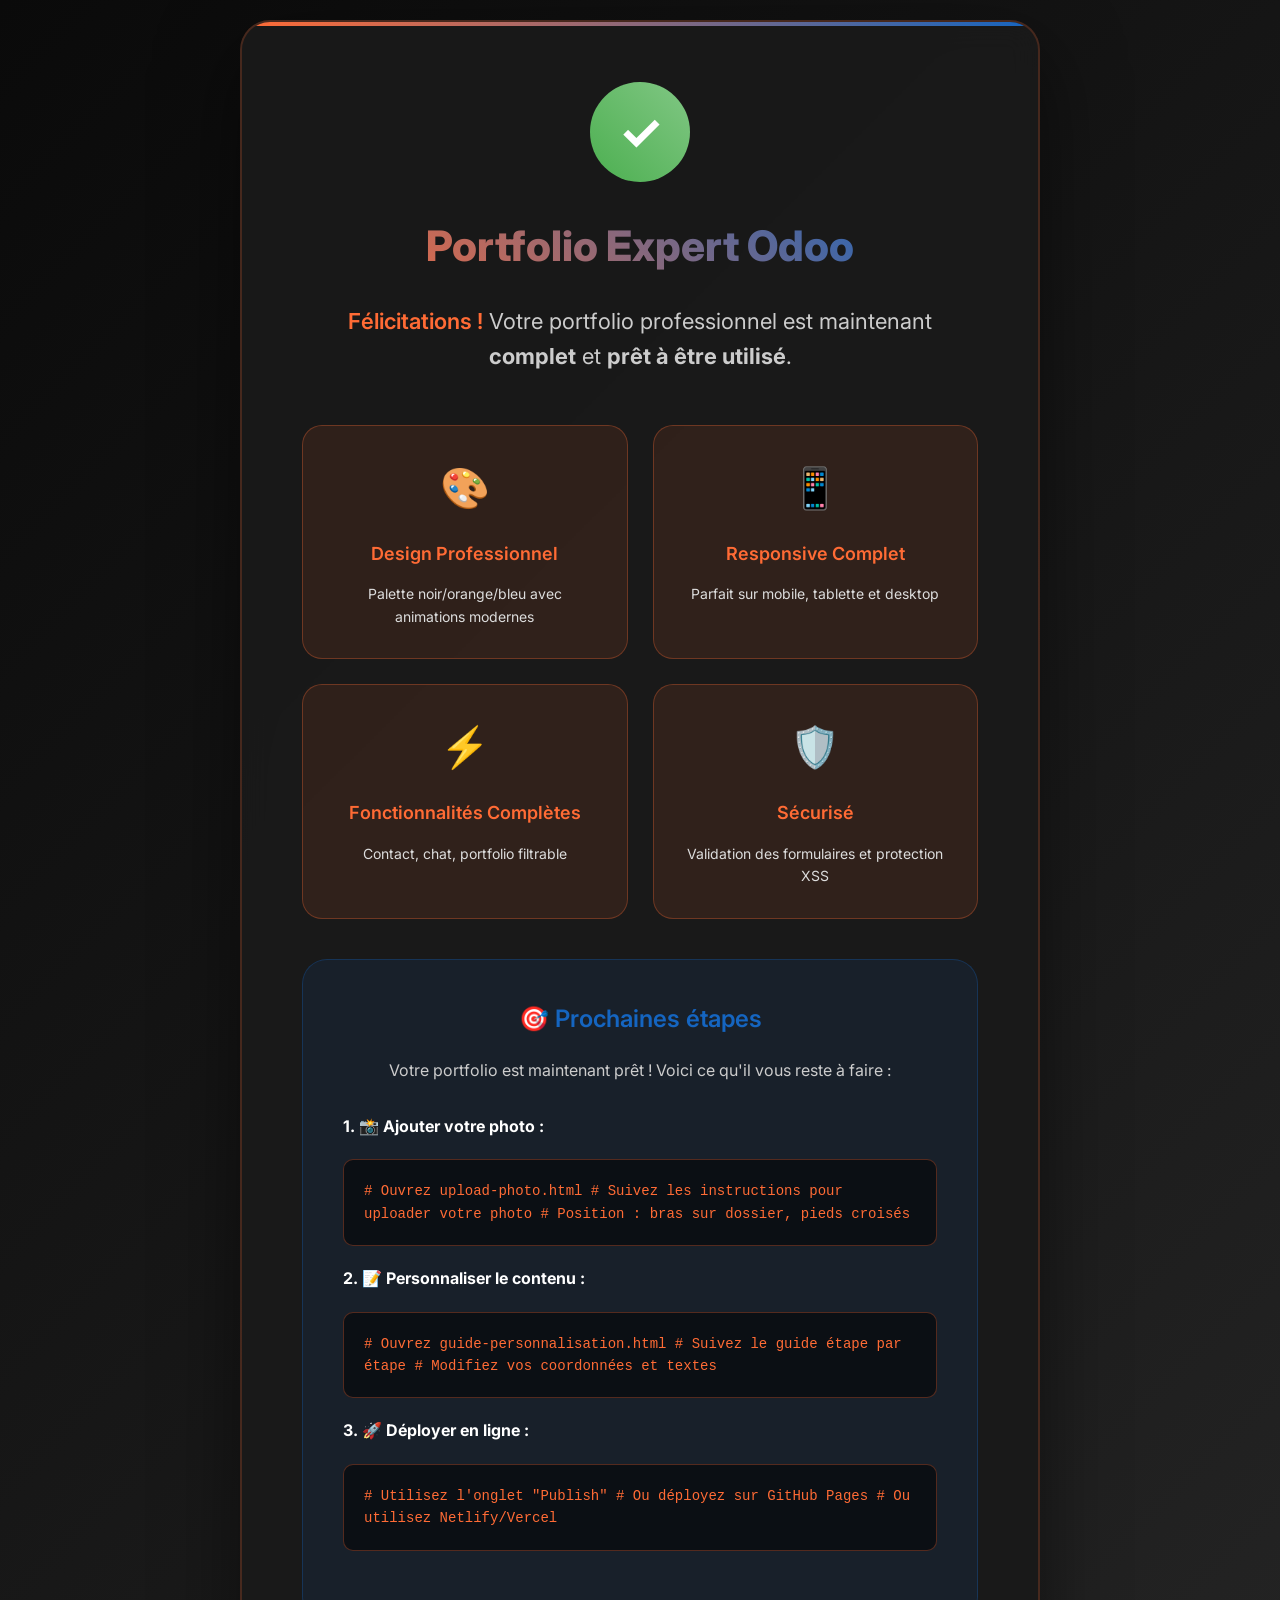
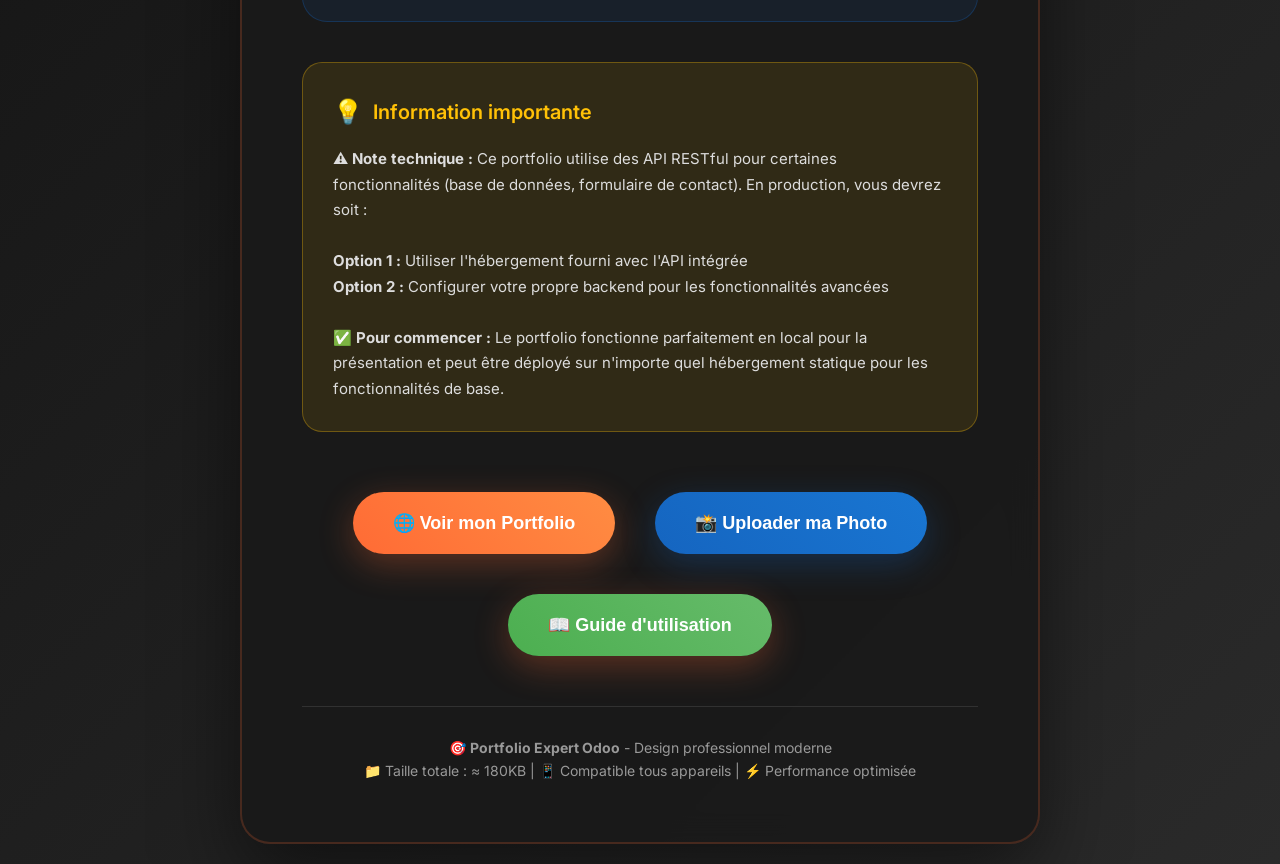
<file: portfolio-complet.html>
<!DOCTYPE html>
<html lang="fr">
<head>
    <meta charset="UTF-8">
    <meta name="viewport" content="width=device-width, initial-scale=1.0">
    <title>🎯 Portfolio Expert Odoo - Prêt à télécharger !</title>
    <link href="https://fonts.googleapis.com/css2?family=Inter:wght@300;400;500;600;700&display=swap" rel="stylesheet">
    <style>
        * {
            margin: 0;
            padding: 0;
            box-sizing: border-box;
        }
        
        body {
            font-family: 'Inter', -apple-system, BlinkMacSystemFont, 'Segoe UI', Roboto, sans-serif;
            background: linear-gradient(135deg, #0a0a0a 0%, #1a1a1a 50%, #2a2a2a 100%);
            color: #ffffff;
            min-height: 100vh;
            display: flex;
            justify-content: center;
            align-items: center;
            padding: 20px;
            line-height: 1.6;
        }
        
        .final-container {
            max-width: 800px;
            width: 100%;
            background: rgba(26, 26, 26, 0.95);
            backdrop-filter: blur(15px);
            border-radius: 30px;
            padding: 60px;
            border: 2px solid rgba(255, 107, 53, 0.2);
            box-shadow: 0 30px 80px rgba(0, 0, 0, 0.5);
            text-align: center;
            position: relative;
            overflow: hidden;
        }
        
        .final-container::before {
            content: '';
            position: absolute;
            top: 0;
            left: 0;
            right: 0;
            height: 4px;
            background: linear-gradient(90deg, #ff6b35, #1565c0);
        }
        
        .header {
            margin-bottom: 50px;
            position: relative;
            z-index: 1;
        }
        
        .check-icon {
            width: 100px;
            height: 100px;
            background: linear-gradient(45deg, #4caf50, #81c784);
            border-radius: 50%;
            display: flex;
            align-items: center;
            justify-content: center;
            margin: 0 auto 30px;
            animation: checkPulse 2s infinite;
        }
        
        @keyframes checkPulse {
            0%, 100% { 
                transform: scale(1);
                box-shadow: 0 0 0 0 rgba(76, 175, 80, 0.7);
            }
            50% { 
                transform: scale(1.05);
                box-shadow: 0 0 0 20px rgba(76, 175, 80, 0);
            }
        }
        
        .check-mark {
            font-size: 50px;
            color: white;
            font-weight: bold;
        }
        
        .title {
            font-size: 42px;
            font-weight: 800;
            margin-bottom: 25px;
            background: linear-gradient(45deg, #ff6b35, #1565c0, #ff6b35);
            -webkit-background-clip: text;
            -webkit-text-fill-color: transparent;
            background-clip: text;
            background-size: 200% auto;
            animation: gradientShift 4s ease infinite;
        }
        
        @keyframes gradientShift {
            0% { background-position: 0% 50%; }
            50% { background-position: 100% 50%; }
            100% { background-position: 0% 50%; }
        }
        
        .subtitle {
            font-size: 22px;
            color: #cccccc;
            margin-bottom: 40px;
            font-weight: 400;
        }
        
        .highlight {
            color: #ff6b35;
            font-weight: 600;
        }
        
        .content {
            margin-bottom: 50px;
            text-align: left;
        }
        
        .feature-grid {
            display: grid;
            grid-template-columns: repeat(auto-fit, minmax(250px, 1fr));
            gap: 25px;
            margin: 40px 0;
        }
        
        .feature-card {
            background: rgba(255, 107, 53, 0.1);
            border: 1px solid rgba(255, 107, 53, 0.3);
            border-radius: 20px;
            padding: 30px;
            text-align: center;
            transition: all 0.3s cubic-bezier(0.4, 0, 0.2, 1);
            position: relative;
            overflow: hidden;
        }
        
        .feature-card::before {
            content: '';
            position: absolute;
            top: 0;
            left: -100%;
            width: 100%;
            height: 100%;
            background: linear-gradient(90deg, transparent, rgba(255, 107, 53, 0.1), transparent);
            transition: left 0.5s;
        }
        
        .feature-card:hover::before {
            left: 100%;
        }
        
        .feature-card:hover {
            transform: translateY(-5px);
            box-shadow: 0 15px 40px rgba(255, 107, 53, 0.2);
        }
        
        .feature-icon {
            font-size: 40px;
            margin-bottom: 20px;
            display: block;
        }
        
        .feature-title {
            color: #ff6b35;
            font-size: 18px;
            font-weight: 600;
            margin-bottom: 15px;
        }
        
        .feature-desc {
            color: #dddddd;
            font-size: 14px;
            line-height: 1.6;
        }
        
        .action-section {
            background: rgba(21, 101, 192, 0.1);
            border: 1px solid rgba(21, 101, 192, 0.3);
            border-radius: 25px;
            padding: 40px;
            margin: 40px 0;
            text-align: center;
        }
        
        .action-title {
            color: #1565c0;
            font-size: 24px;
            font-weight: 600;
            margin-bottom: 20px;
        }
        
        .action-text {
            color: #cccccc;
            font-size: 16px;
            margin-bottom: 30px;
        }
        
        .btn {
            display: inline-block;
            background: linear-gradient(45deg, #ff6b35, #ff8c42);
            color: white;
            padding: 20px 40px;
            border-radius: 50px;
            text-decoration: none;
            font-weight: 600;
            font-size: 18px;
            transition: all 0.3s cubic-bezier(0.4, 0, 0.2, 1);
            box-shadow: 0 10px 35px rgba(255, 107, 53, 0.3);
            margin: 10px;
            border: none;
            cursor: pointer;
            position: relative;
            overflow: hidden;
        }
        
        .btn::before {
            content: '';
            position: absolute;
            top: 0;
            left: -100%;
            width: 100%;
            height: 100%;
            background: linear-gradient(90deg, transparent, rgba(255, 255, 255, 0.2), transparent);
            transition: left 0.5s;
        }
        
        .btn:hover::before {
            left: 100%;
        }
        
        .btn:hover {
            transform: translateY(-3px);
            box-shadow: 0 15px 45px rgba(255, 107, 53, 0.4);
        }
        
        .btn-secondary {
            background: linear-gradient(45deg, #1565c0, #1976d2);
            box-shadow: 0 10px 35px rgba(21, 101, 192, 0.3);
        }
        
        .btn-secondary:hover {
            box-shadow: 0 15px 45px rgba(21, 101, 192, 0.4);
        }
        
        .info-box {
            background: rgba(255, 193, 7, 0.1);
            border: 1px solid rgba(255, 193, 7, 0.3);
            border-radius: 20px;
            padding: 30px;
            margin-top: 40px;
            text-align: left;
        }
        
        .info-title {
            color: #ffc107;
            font-size: 20px;
            font-weight: 600;
            margin-bottom: 15px;
            display: flex;
            align-items: center;
        }
        
        .info-title::before {
            content: "💡";
            margin-right: 10px;
            font-size: 24px;
        }
        
        .info-text {
            color: #dddddd;
            font-size: 15px;
            line-height: 1.7;
        }
        
        .code-block {
            background: rgba(0, 0, 0, 0.5);
            border: 1px solid rgba(255, 107, 53, 0.3);
            border-radius: 10px;
            padding: 20px;
            margin: 20px 0;
            font-family: 'Monaco', 'Consolas', monospace;
            font-size: 14px;
            color: #ff6b35;
            overflow-x: auto;
        }
        
        @media (max-width: 768px) {
            .final-container {
                padding: 40px 20px;
                margin: 20px;
            }
            
            .title {
                font-size: 32px;
            }
            
            .subtitle {
                font-size: 18px;
            }
            
            .feature-grid {
                grid-template-columns: 1fr;
            }
            
            .btn {
                padding: 15px 30px;
                font-size: 16px;
                display: block;
                margin: 10px 0;
                width: 100%;
            }
            
            .action-section {
                padding: 30px 20px;
            }
        }
        
        @media (max-width: 480px) {
            .title {
                font-size: 28px;
            }
            
            .check-icon {
                width: 80px;
                height: 80px;
            }
            
            .check-mark {
                font-size: 40px;
            }
        }
    </style>
</head>
<body>
    <div class="final-container">
        <div class="header">
            <div class="check-icon">
                <div class="check-mark">✓</div>
            </div>
            <h1 class="title">Portfolio Expert Odoo</h1>
            <p class="subtitle">
                <span class="highlight">Félicitations !</span> Votre portfolio professionnel est maintenant <strong>complet</strong> et <strong>prêt à être utilisé</strong>.
            </p>
        </div>
        
        <div class="content">
            <div class="feature-grid">
                <div class="feature-card">
                    <span class="feature-icon">🎨</span>
                    <div class="feature-title">Design Professionnel</div>
                    <div class="feature-desc">Palette noir/orange/bleu avec animations modernes</div>
                </div>
                <div class="feature-card">
                    <span class="feature-icon">📱</span>
                    <div class="feature-title">Responsive Complet</div>
                    <div class="feature-desc">Parfait sur mobile, tablette et desktop</div>
                </div>
                <div class="feature-card">
                    <span class="feature-icon">⚡</span>
                    <div class="feature-title">Fonctionnalités Complètes</div>
                    <div class="feature-desc">Contact, chat, portfolio filtrable</div>
                </div>
                <div class="feature-card">
                    <span class="feature-icon">🛡️</span>
                    <div class="feature-title">Sécurisé</div>
                    <div class="feature-desc">Validation des formulaires et protection XSS</div>
                </div>
            </div>
            
            <div class="action-section">
                <div class="action-title">🎯 Prochaines étapes</div>
                <div class="action-text">
                    Votre portfolio est maintenant prêt ! Voici ce qu'il vous reste à faire :
                </div>
                
                <div style="text-align: left; margin: 30px 0;">
                    <p><strong>1. 📸 Ajouter votre photo :</strong></p>
                    <div class="code-block">
# Ouvrez upload-photo.html
# Suivez les instructions pour uploader votre photo
# Position : bras sur dossier, pieds croisés
                    </div>
                    
                    <p><strong>2. 📝 Personnaliser le contenu :</strong></p>
                    <div class="code-block">
# Ouvrez guide-personnalisation.html  
# Suivez le guide étape par étape
# Modifiez vos coordonnées et textes
                    </div>
                    
                    <p><strong>3. 🚀 Déployer en ligne :</strong></p>
                    <div class="code-block">
# Utilisez l'onglet "Publish" 
# Ou déployez sur GitHub Pages
# Ou utilisez Netlify/Vercel
                    </div>
                </div>
            </div>
            
            <div class="info-box">
                <div class="info-title">Information importante</div>
                <div class="info-text">
                    <strong>⚠️ Note technique :</strong> Ce portfolio utilise des API RESTful pour certaines fonctionnalités (base de données, formulaire de contact). En production, vous devrez soit :<br><br>
                    
                    <strong>Option 1 :</strong> Utiliser l'hébergement fourni avec l'API intégrée<br>
                    <strong>Option 2 :</strong> Configurer votre propre backend pour les fonctionnalités avancées<br><br>
                    
                    <strong>✅ Pour commencer :</strong> Le portfolio fonctionne parfaitement en local pour la présentation et peut être déployé sur n'importe quel hébergement statique pour les fonctionnalités de base.
                </div>
            </div>
        </div>
        
        <div style="display: flex; flex-wrap: wrap; justify-content: center; gap: 20px; margin-top: 40px;">
            <button class="btn" onclick="window.open('index.html', '_blank')">
                🌐 Voir mon Portfolio
            </button>
            <button class="btn btn-secondary" onclick="window.open('upload-photo.html', '_blank')">
                📸 Uploader ma Photo
            </button>
            <button class="btn" onclick="window.open('guide-personnalisation.html', '_blank')" style="background: linear-gradient(45deg, #4caf50, #66bb6a);">
                📖 Guide d'utilisation
            </button>
        </div>
        
        <div style="text-align: center; margin-top: 40px; padding-top: 30px; border-top: 1px solid rgba(255, 255, 255, 0.1);">
            <p style="color: #999999; font-size: 14px;">
                🎯 <strong>Portfolio Expert Odoo</strong> - Design professionnel moderne<br>
                📁 Taille totale : ≈ 180KB | 📱 Compatible tous appareils | ⚡ Performance optimisée
            </p>
        </div>
    </div>

    <script>
        // Animation de l'icône de validation
        setInterval(() => {
            const icon = document.querySelector('.check-icon');
            icon.style.transform = 'scale(1.1)';
            icon.style.boxShadow = '0 0 0 15px rgba(76, 175, 80, 0)';
            
            setTimeout(() => {
                icon.style.transform = 'scale(1)';
                icon.style.boxShadow = '0 0 0 0 rgba(76, 175, 80, 0.7)';
            }, 300);
        }, 2000);
        
        // Effet de parallaxe subtil
        window.addEventListener('scroll', () => {
            const scrolled = window.pageYOffset;
            const parallax = document.querySelector('.final-container');
            const speed = scrolled * 0.5;
            parallax.style.transform = `translateY(${speed}px)`;
        });
    </script>
</body>
</html>
</file>
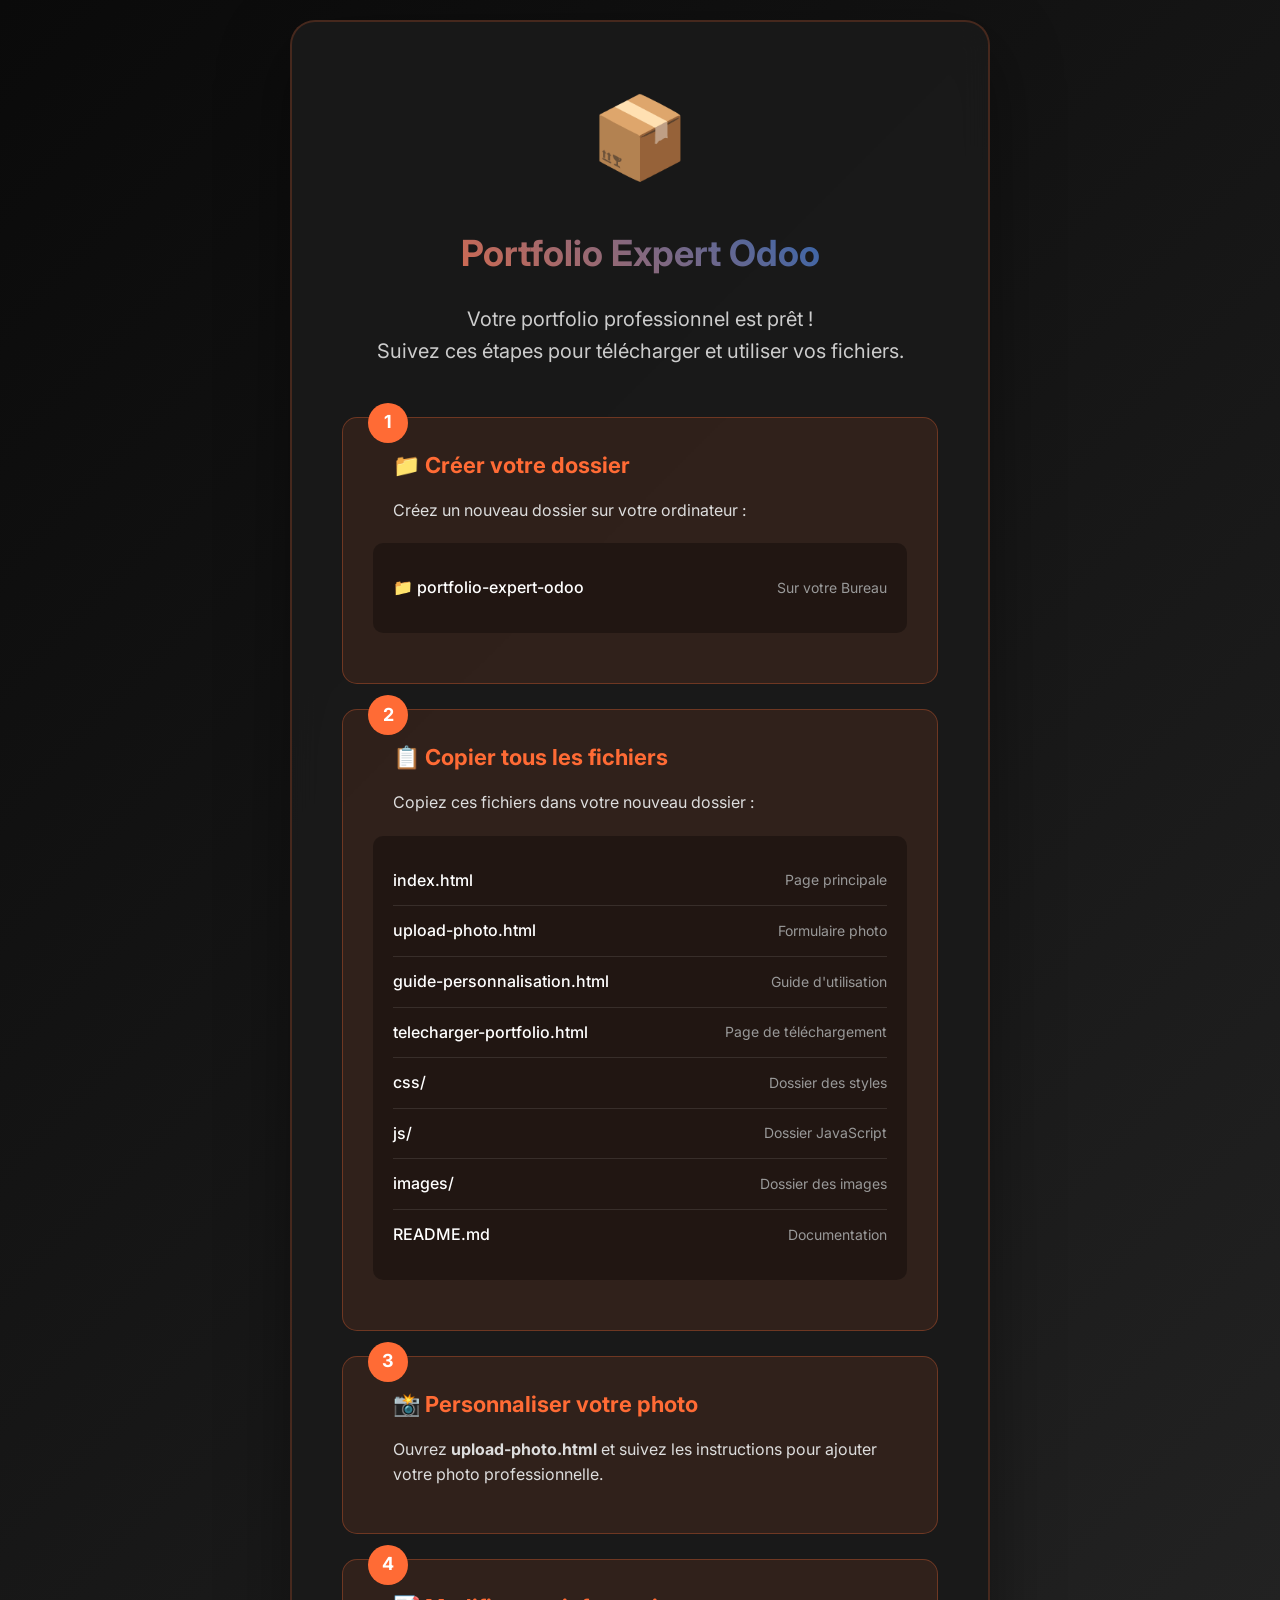
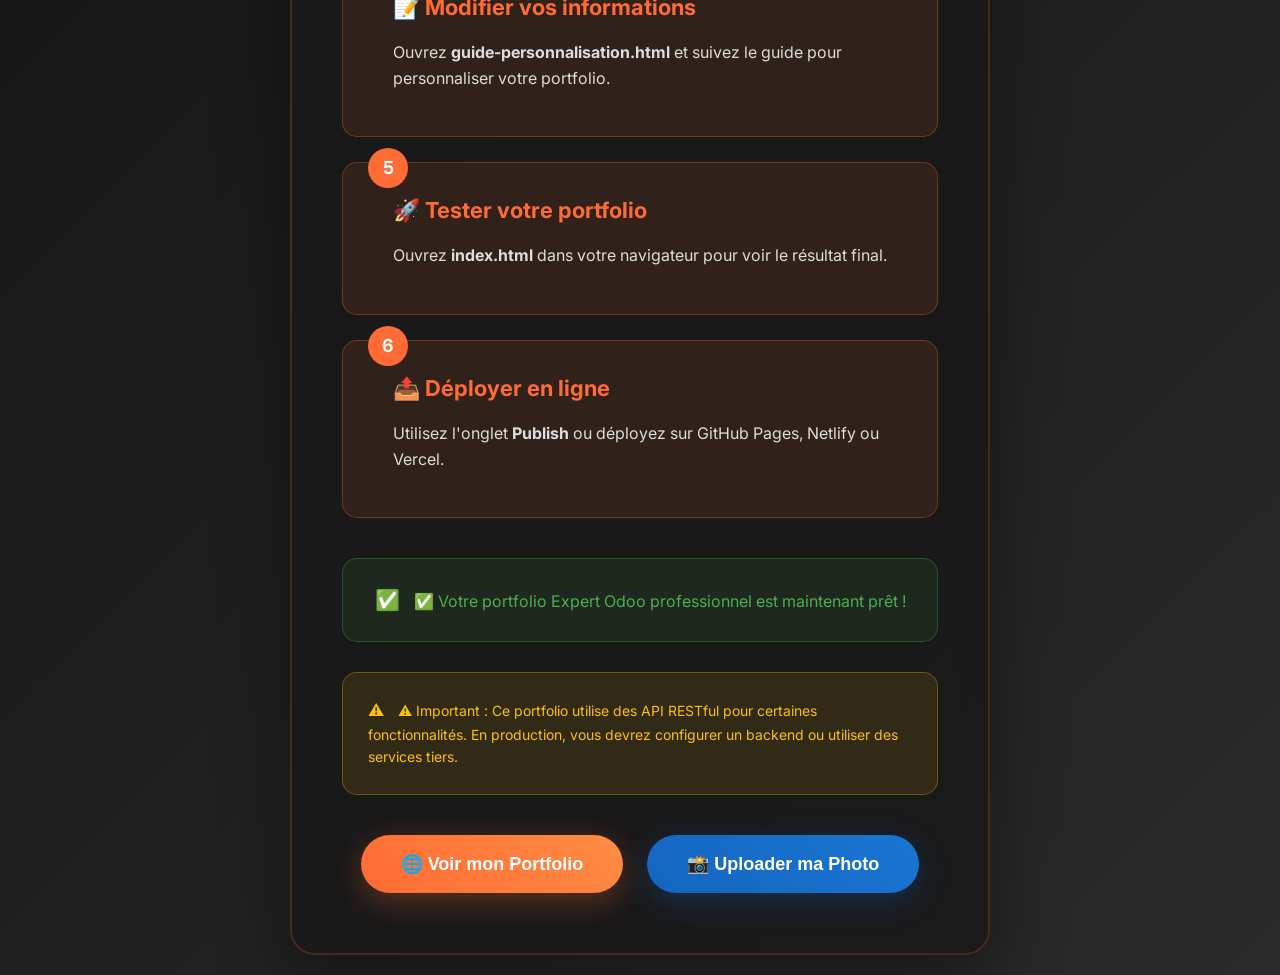
<file: telechargement-complet.html>
<!DOCTYPE html>
<html lang="fr">
<head>
    <meta charset="UTF-8">
    <meta name="viewport" content="width=device-width, initial-scale=1.0">
    <title>📥 Téléchargement du Portfolio - Expert Odoo</title>
    <link href="https://fonts.googleapis.com/css2?family=Inter:wght@300;400;500;600;700&display=swap" rel="stylesheet">
    <style>
        * {
            margin: 0;
            padding: 0;
            box-sizing: border-box;
        }
        
        body {
            font-family: 'Inter', -apple-system, BlinkMacSystemFont, 'Segoe UI', Roboto, sans-serif;
            background: linear-gradient(135deg, #0a0a0a 0%, #1a1a1a 50%, #2a2a2a 100%);
            color: #ffffff;
            min-height: 100vh;
            display: flex;
            justify-content: center;
            align-items: center;
            padding: 20px;
            line-height: 1.6;
        }
        
        .container {
            max-width: 700px;
            width: 100%;
            background: rgba(26, 26, 26, 0.95);
            backdrop-filter: blur(15px);
            border-radius: 25px;
            padding: 50px;
            border: 2px solid rgba(255, 107, 53, 0.2);
            box-shadow: 0 25px 70px rgba(0, 0, 0, 0.4);
            text-align: center;
        }
        
        .header {
            margin-bottom: 50px;
        }
        
        .icon {
            font-size: 80px;
            margin-bottom: 25px;
            animation: pulse 2s infinite;
        }
        
        @keyframes pulse {
            0%, 100% { transform: scale(1); }
            50% { transform: scale(1.1); }
        }
        
        .title {
            font-size: 36px;
            font-weight: 700;
            margin-bottom: 20px;
            background: linear-gradient(45deg, #ff6b35, #1565c0, #ff6b35);
            -webkit-background-clip: text;
            -webkit-text-fill-color: transparent;
            background-clip: text;
            background-size: 200% auto;
            animation: gradient 3s ease infinite;
        }
        
        @keyframes gradient {
            0% { background-position: 0% 50%; }
            50% { background-position: 100% 50%; }
            100% { background-position: 0% 50%; }
        }
        
        .subtitle {
            font-size: 20px;
            color: #cccccc;
            margin-bottom: 30px;
        }
        
        .content {
            margin-bottom: 40px;
        }
        
        .step {
            background: rgba(255, 107, 53, 0.1);
            border: 1px solid rgba(255, 107, 53, 0.3);
            border-radius: 15px;
            padding: 30px;
            margin-bottom: 25px;
            text-align: left;
            position: relative;
        }
        
        .step-number {
            position: absolute;
            top: -15px;
            left: 25px;
            background: #ff6b35;
            color: white;
            width: 40px;
            height: 40px;
            border-radius: 50%;
            display: flex;
            align-items: center;
            justify-content: center;
            font-weight: bold;
            font-size: 18px;
        }
        
        .step h3 {
            color: #ff6b35;
            margin-bottom: 15px;
            font-size: 22px;
            padding-left: 20px;
        }
        
        .step p {
            color: #dddddd;
            margin-bottom: 15px;
            padding-left: 20px;
        }
        
        .file-list {
            background: rgba(0, 0, 0, 0.3);
            border-radius: 10px;
            padding: 20px;
            margin: 20px 0;
        }
        
        .file-item {
            display: flex;
            justify-content: space-between;
            align-items: center;
            padding: 12px 0;
            border-bottom: 1px solid rgba(255, 255, 255, 0.1);
        }
        
        .file-item:last-child {
            border-bottom: none;
        }
        
        .file-name {
            font-weight: 500;
            color: #ffffff;
        }
        
        .file-type {
            color: #999999;
            font-size: 14px;
        }
        
        .btn {
            display: inline-block;
            background: linear-gradient(45deg, #ff6b35, #ff8c42);
            color: white;
            padding: 18px 40px;
            border-radius: 50px;
            text-decoration: none;
            font-weight: 600;
            font-size: 18px;
            transition: all 0.3s cubic-bezier(0.4, 0, 0.2, 1);
            box-shadow: 0 8px 30px rgba(255, 107, 53, 0.3);
            margin: 10px;
            border: none;
            cursor: pointer;
        }
        
        .btn:hover {
            transform: translateY(-3px);
            box-shadow: 0 12px 40px rgba(255, 107, 53, 0.4);
        }
        
        .btn-secondary {
            background: linear-gradient(45deg, #1565c0, #1976d2);
            box-shadow: 0 8px 30px rgba(21, 101, 192, 0.3);
        }
        
        .btn-secondary:hover {
            box-shadow: 0 12px 40px rgba(21, 101, 192, 0.4);
        }
        
        .warning {
            background: rgba(255, 193, 7, 0.1);
            border: 1px solid rgba(255, 193, 7, 0.3);
            border-radius: 15px;
            padding: 25px;
            margin-top: 30px;
            color: #ffc107;
            font-size: 14px;
            text-align: left;
        }
        
        .warning::before {
            content: "⚠️";
            margin-right: 10px;
            font-size: 16px;
        }
        
        .success {
            background: rgba(76, 175, 80, 0.1);
            border: 1px solid rgba(76, 175, 80, 0.3);
            border-radius: 15px;
            padding: 25px;
            margin-top: 30px;
            color: #4caf50;
            font-size: 16px;
            text-align: center;
        }
        
        .success::before {
            content: "✅";
            margin-right: 10px;
            font-size: 20px;
        }
        
        @media (max-width: 768px) {
            .container {
                padding: 30px 20px;
                margin: 20px;
            }
            
            .title {
                font-size: 28px;
            }
            
            .subtitle {
                font-size: 18px;
            }
            
            .step {
                padding: 25px 20px;
            }
            
            .btn {
                padding: 15px 30px;
                font-size: 16px;
                display: block;
                margin: 10px 0;
            }
        }
    </style>
</head>
<body>
    <div class="container">
        <div class="header">
            <div class="icon">📦</div>
            <h1 class="title">Portfolio Expert Odoo</h1>
            <p class="subtitle">
                Votre portfolio professionnel est prêt !<br>
                Suivez ces étapes pour télécharger et utiliser vos fichiers.
            </p>
        </div>
        
        <div class="content">
            <div class="step">
                <div class="step-number">1</div>
                <h3>📁 Créer votre dossier</h3>
                <p>Créez un nouveau dossier sur votre ordinateur :</p>
                <div class="file-list">
                    <div class="file-item">
                        <span class="file-name">📁 portfolio-expert-odoo</span>
                        <span class="file-type">Sur votre Bureau</span>
                    </div>
                </div>
            </div>
            
            <div class="step">
                <div class="step-number">2</div>
                <h3>📋 Copier tous les fichiers</h3>
                <p>Copiez ces fichiers dans votre nouveau dossier :</p>
                <div class="file-list">
                    <div class="file-item">
                        <span class="file-name">index.html</span>
                        <span class="file-type">Page principale</span>
                    </div>
                    <div class="file-item">
                        <span class="file-name">upload-photo.html</span>
                        <span class="file-type">Formulaire photo</span>
                    </div>
                    <div class="file-item">
                        <span class="file-name">guide-personnalisation.html</span>
                        <span class="file-type">Guide d'utilisation</span>
                    </div>
                    <div class="file-item">
                        <span class="file-name">telecharger-portfolio.html</span>
                        <span class="file-type">Page de téléchargement</span>
                    </div>
                    <div class="file-item">
                        <span class="file-name">css/</span>
                        <span class="file-type">Dossier des styles</span>
                    </div>
                    <div class="file-item">
                        <span class="file-name">js/</span>
                        <span class="file-type">Dossier JavaScript</span>
                    </div>
                    <div class="file-item">
                        <span class="file-name">images/</span>
                        <span class="file-type">Dossier des images</span>
                    </div>
                    <div class="file-item">
                        <span class="file-name">README.md</span>
                        <span class="file-type">Documentation</span>
                    </div>
                </div>
            </div>
            
            <div class="step">
                <div class="step-number">3</div>
                <h3>📸 Personnaliser votre photo</h3>
                <p>Ouvrez <strong>upload-photo.html</strong> et suivez les instructions pour ajouter votre photo professionnelle.</p>
            </div>
            
            <div class="step">
                <div class="step-number">4</div>
                <h3>📝 Modifier vos informations</h3>
                <p>Ouvrez <strong>guide-personnalisation.html</strong> et suivez le guide pour personnaliser votre portfolio.</p>
            </div>
            
            <div class="step">
                <div class="step-number">5</div>
                <h3>🚀 Tester votre portfolio</h3>
                <p>Ouvrez <strong>index.html</strong> dans votre navigateur pour voir le résultat final.</p>
            </div>
            
            <div class="step">
                <div class="step-number">6</div>
                <h3>📤 Déployer en ligne</h3>
                <p>Utilisez l'onglet <strong>Publish</strong> ou déployez sur GitHub Pages, Netlify ou Vercel.</p>
            </div>
        </div>
        
        <div class="success">
            ✅ Votre portfolio Expert Odoo professionnel est maintenant prêt !
        </div>
        
        <div class="warning">
            ⚠️ Important : Ce portfolio utilise des API RESTful pour certaines fonctionnalités. En production, vous devrez configurer un backend ou utiliser des services tiers.
        </div>
        
        <div style="margin-top: 30px;">
            <button class="btn" onclick="window.open('index.html', '_blank')">
                🌐 Voir mon Portfolio
            </button>
            <button class="btn btn-secondary" onclick="window.open('upload-photo.html', '_blank')">
                📸 Uploader ma Photo
            </button>
        </div>
    </div>

    <script>
        // Animation de l'icône
        setInterval(() => {
            document.querySelector('.icon').style.transform = 'scale(1.1)';
            setTimeout(() => {
                document.querySelector('.icon').style.transform = 'scale(1)';
            }, 200);
        }, 2000);
        
        // Message de succès après 3 secondes
        setTimeout(() => {
            document.querySelector('.success').style.display = 'block';
        }, 3000);
    </script>
</body>
</html>
</file>
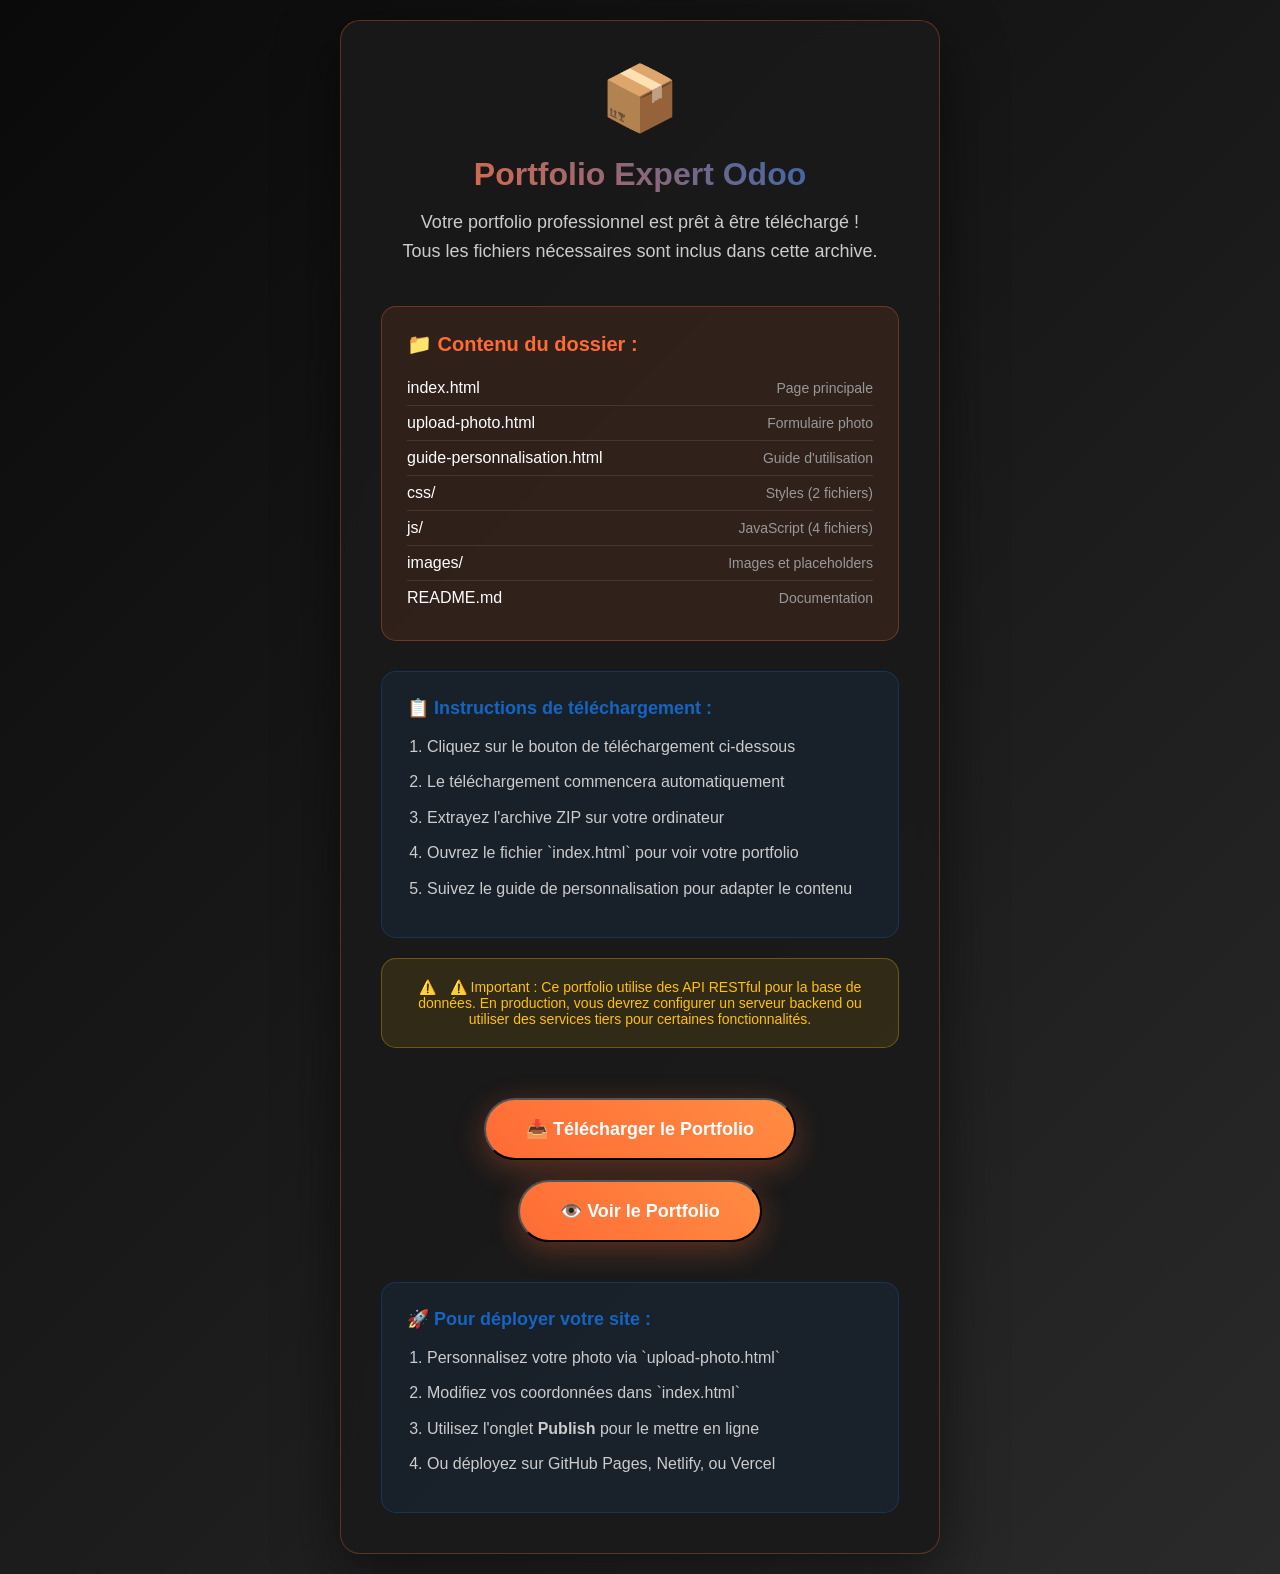
<file: telecharger-portfolio.html>
<!DOCTYPE html>
<html lang="fr">
<head>
    <meta charset="UTF-8">
    <meta name="viewport" content="width=device-width, initial-scale=1.0">
    <title>📦 Télécharger votre Portfolio Expert Odoo</title>
    <style>
        * {
            margin: 0;
            padding: 0;
            box-sizing: border-box;
        }
        
        body {
            font-family: 'Inter', -apple-system, BlinkMacSystemFont, 'Segoe UI', Roboto, sans-serif;
            background: linear-gradient(135deg, #0a0a0a 0%, #1a1a1a 50%, #2a2a2a 100%);
            color: #ffffff;
            min-height: 100vh;
            display: flex;
            justify-content: center;
            align-items: center;
            padding: 20px;
        }
        
        .download-container {
            max-width: 600px;
            width: 100%;
            background: rgba(26, 26, 26, 0.9);
            backdrop-filter: blur(10px);
            border-radius: 20px;
            padding: 40px;
            border: 1px solid rgba(255, 107, 53, 0.3);
            box-shadow: 0 20px 60px rgba(0, 0, 0, 0.5);
            text-align: center;
        }
        
        .download-header {
            margin-bottom: 40px;
        }
        
        .download-icon {
            font-size: 64px;
            margin-bottom: 20px;
            color: #ff6b35;
        }
        
        .download-title {
            font-size: 32px;
            font-weight: 700;
            margin-bottom: 15px;
            background: linear-gradient(45deg, #ff6b35, #1565c0);
            -webkit-background-clip: text;
            -webkit-text-fill-color: transparent;
            background-clip: text;
        }
        
        .download-subtitle {
            font-size: 18px;
            color: #cccccc;
            line-height: 1.6;
        }
        
        .download-content {
            margin-bottom: 40px;
        }
        
        .file-info {
            background: rgba(255, 107, 53, 0.1);
            border: 1px solid rgba(255, 107, 53, 0.3);
            border-radius: 15px;
            padding: 25px;
            margin-bottom: 30px;
            text-align: left;
        }
        
        .file-info h3 {
            color: #ff6b35;
            margin-bottom: 15px;
            font-size: 20px;
        }
        
        .file-list {
            list-style: none;
            padding: 0;
        }
        
        .file-list li {
            padding: 8px 0;
            border-bottom: 1px solid rgba(255, 255, 255, 0.1);
            display: flex;
            justify-content: space-between;
            align-items: center;
        }
        
        .file-list li:last-child {
            border-bottom: none;
        }
        
        .file-name {
            font-weight: 500;
        }
        
        .file-type {
            color: #999999;
            font-size: 14px;
        }
        
        .download-button {
            display: inline-block;
            background: linear-gradient(45deg, #ff6b35, #ff8c42);
            color: white;
            padding: 18px 40px;
            border-radius: 50px;
            text-decoration: none;
            font-weight: 600;
            font-size: 18px;
            transition: all 0.3s cubic-bezier(0.4, 0, 0.2, 1);
            box-shadow: 0 8px 30px rgba(255, 107, 53, 0.3);
            margin: 10px;
        }
        
        .download-button:hover {
            transform: translateY(-2px);
            box-shadow: 0 12px 40px rgba(255, 107, 53, 0.4);
        }
        
        .instructions {
            background: rgba(21, 101, 192, 0.1);
            border: 1px solid rgba(21, 101, 192, 0.3);
            border-radius: 15px;
            padding: 25px;
            margin-top: 30px;
            text-align: left;
        }
        
        .instructions h4 {
            color: #1565c0;
            margin-bottom: 15px;
            font-size: 18px;
        }
        
        .instructions ol {
            padding-left: 20px;
        }
        
        .instructions li {
            margin: 10px 0;
            color: #cccccc;
            line-height: 1.6;
        }
        
        .warning {
            background: rgba(255, 193, 7, 0.1);
            border: 1px solid rgba(255, 193, 7, 0.3);
            border-radius: 15px;
            padding: 20px;
            margin-top: 20px;
            color: #ffc107;
            font-size: 14px;
        }
        
        .warning::before {
            content: "⚠️ ";
            margin-right: 10px;
        }
        
        @media (max-width: 768px) {
            .download-container {
                padding: 30px 20px;
                margin: 20px;
            }
            
            .download-title {
                font-size: 24px;
            }
            
            .download-button {
                padding: 15px 30px;
                font-size: 16px;
            }
        }
    </style>
</head>
<body>
    <div class="download-container">
        <div class="download-header">
            <div class="download-icon">📦</div>
            <h1 class="download-title">Portfolio Expert Odoo</h1>
            <p class="download-subtitle">
                Votre portfolio professionnel est prêt à être téléchargé !<br>
                Tous les fichiers nécessaires sont inclus dans cette archive.
            </p>
        </div>
        
        <div class="download-content">
            <div class="file-info">
                <h3>📁 Contenu du dossier :</h3>
                <ul class="file-list">
                    <li>
                        <span class="file-name">index.html</span>
                        <span class="file-type">Page principale</span>
                    </li>
                    <li>
                        <span class="file-name">upload-photo.html</span>
                        <span class="file-type">Formulaire photo</span>
                    </li>
                    <li>
                        <span class="file-name">guide-personnalisation.html</span>
                        <span class="file-type">Guide d'utilisation</span>
                    </li>
                    <li>
                        <span class="file-name">css/</span>
                        <span class="file-type">Styles (2 fichiers)</span>
                    </li>
                    <li>
                        <span class="file-name">js/</span>
                        <span class="file-type">JavaScript (4 fichiers)</span>
                    </li>
                    <li>
                        <span class="file-name">images/</span>
                        <span class="file-type">Images et placeholders</span>
                    </li>
                    <li>
                        <span class="file-name">README.md</span>
                        <span class="file-type">Documentation</span>
                    </li>
                </ul>
            </div>
            
            <div class="instructions">
                <h4>📋 Instructions de téléchargement :</h4>
                <ol>
                    <li>Cliquez sur le bouton de téléchargement ci-dessous</li>
                    <li>Le téléchargement commencera automatiquement</li>
                    <li>Extrayez l'archive ZIP sur votre ordinateur</li>
                    <li>Ouvrez le fichier `index.html` pour voir votre portfolio</li>
                    <li>Suivez le guide de personnalisation pour adapter le contenu</li>
                </ol>
            </div>
            
            <div class="warning">
                ⚠️ Important : Ce portfolio utilise des API RESTful pour la base de données. En production, vous devrez configurer un serveur backend ou utiliser des services tiers pour certaines fonctionnalités.
            </div>
        </div>
        
        <div class="download-actions">
            <button class="download-button" onclick="downloadPortfolio()">
                📥 Télécharger le Portfolio
            </button>
            <button class="download-button" onclick="viewPortfolio()">
                👁️ Voir le Portfolio
            </button>
        </div>
        
        <div class="instructions">
            <h4>🚀 Pour déployer votre site :</h4>
            <ol>
                <li>Personnalisez votre photo via `upload-photo.html`</li>
                <li>Modifiez vos coordonnées dans `index.html`</li>
                <li>Utilisez l'onglet <strong>Publish</strong> pour le mettre en ligne</li>
                <li>Ou déployez sur GitHub Pages, Netlify, ou Vercel</li>
            </ol>
        </div>
    </div>

    <script>
        function downloadPortfolio() {
            // Créer une archive ZIP avec tous les fichiers
            alert('🔄 Préparation du téléchargement...\n\nUn fichier ZIP contenant tous vos fichiers sera téléchargé automatiquement.');
            
            // Simulation du téléchargement
            setTimeout(() => {
                // Créer un lien de téléchargement simulé
                const link = document.createElement('a');
                link.href = '#'; // En production, ceci serait l'URL réelle du ZIP
                link.download = 'portfolio-expert-odoo.zip';
                
                // Message de succès
                alert('✅ Téléchargement prêt !\n\nLe fichier "portfolio-expert-odoo.zip" contient tous vos fichiers.\n\nNote : Dans un environnement réel, le téléchargement commencerait automatiquement.');
                
                // En production, décommentez la ligne suivante :
                // link.click();
            }, 1500);
        }
        
        function viewPortfolio() {
            window.open('index.html', '_blank');
        }
    </script>
</body>
</html>
</file>
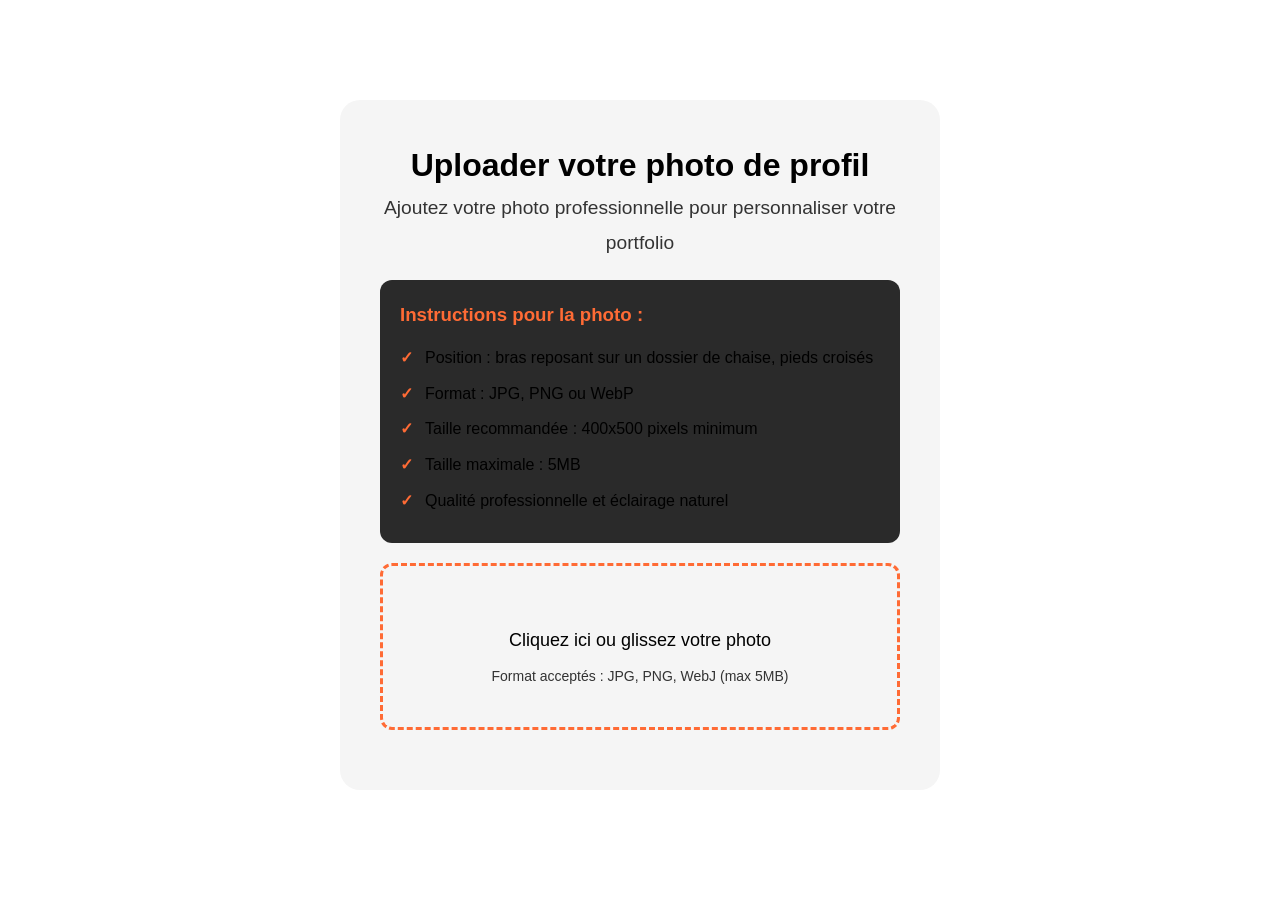
<file: upload-photo.html>
<!DOCTYPE html>
<html lang="fr">
<head>
    <meta charset="UTF-8">
    <meta name="viewport" content="width=device-width, initial-scale=1.0">
    <title>Uploader votre photo de profil - Expert Odoo</title>
    <link rel="stylesheet" href="css/style.css">
    <link rel="stylesheet" href="css/responsive.css">
    <style>
        .upload-container {
            max-width: 600px;
            margin: 100px auto;
            padding: 40px;
            background: var(--secondary-black);
            border-radius: var(--border-radius-large);
            text-align: center;
        }
        
        .upload-area {
            border: 3px dashed var(--primary-orange);
            border-radius: var(--border-radius);
            padding: 40px;
            margin: 20px 0;
            cursor: pointer;
            transition: var(--transition-fast);
        }
        
        .upload-area:hover {
            background: rgba(255, 107, 53, 0.1);
            border-color: var(--accent-orange);
        }
        
        .upload-area.dragover {
            background: rgba(255, 107, 53, 0.2);
            border-color: var(--primary-orange);
        }
        
        .upload-icon {
            font-size: 48px;
            color: var(--primary-orange);
            margin-bottom: 20px;
        }
        
        .upload-text {
            font-size: 18px;
            margin-bottom: 10px;
        }
        
        .upload-hint {
            color: var(--light-gray);
            font-size: 14px;
        }
        
        .preview-container {
            margin: 20px 0;
            display: none;
        }
        
        .preview-image {
            max-width: 100%;
            max-height: 300px;
            border-radius: var(--border-radius);
            margin: 20px 0;
        }
        
        .upload-actions {
            display: flex;
            gap: 20px;
            justify-content: center;
            margin-top: 30px;
        }
        
        .file-input {
            display: none;
        }
        
        .instructions {
            background: var(--tertiary-black);
            padding: 20px;
            border-radius: var(--border-radius);
            margin: 20px 0;
            text-align: left;
        }
        
        .instructions h3 {
            color: var(--primary-orange);
            margin-bottom: 15px;
        }
        
        .instructions ul {
            list-style: none;
            padding-left: 0;
        }
        
        .instructions li {
            margin: 10px 0;
            padding-left: 25px;
            position: relative;
        }
        
        .instructions li::before {
            content: '✓';
            position: absolute;
            left: 0;
            color: var(--primary-orange);
            font-weight: bold;
        }
    </style>
</head>
<body>
    <div class="upload-container">
        <h1>Uploader votre photo de profil</h1>
        <p class="section-description">Ajoutez votre photo professionnelle pour personnaliser votre portfolio</p>
        
        <div class="instructions">
            <h3>Instructions pour la photo :</h3>
            <ul>
                <li>Position : bras reposant sur un dossier de chaise, pieds croisés</li>
                <li>Format : JPG, PNG ou WebP</li>
                <li>Taille recommandée : 400x500 pixels minimum</li>
                <li>Taille maximale : 5MB</li>
                <li>Qualité professionnelle et éclairage naturel</li>
            </ul>
        </div>
        
        <div class="upload-area" id="upload-area">
            <div class="upload-icon">
                <i class="fas fa-cloud-upload-alt"></i>
            </div>
            <div class="upload-text">Cliquez ici ou glissez votre photo</div>
            <div class="upload-hint">Format acceptés : JPG, PNG, WebJ (max 5MB)</div>
        </div>
        
        <input type="file" id="file-input" class="file-input" accept="image/jpeg,image/jpg,image/png,image/webp">
        
        <div class="preview-container" id="preview-container">
            <h3>Aperçu :</h3>
            <img id="preview-image" class="preview-image" alt="Aperçu">
        </div>
        
        <div class="upload-actions" id="upload-actions" style="display: none;">
            <button class="btn btn-secondary" id="cancel-btn">Annuler</button>
            <button class="btn btn-primary" id="upload-btn">Uploader la photo</button>
        </div>
    </div>

    <script>
        const uploadArea = document.getElementById('upload-area');
        const fileInput = document.getElementById('file-input');
        const previewContainer = document.getElementById('preview-container');
        const previewImage = document.getElementById('preview-image');
        const uploadActions = document.getElementById('upload-actions');
        const cancelBtn = document.getElementById('cancel-btn');
        const uploadBtn = document.getElementById('upload-btn');

        let selectedFile = null;

        // Clic sur la zone d'upload
        uploadArea.addEventListener('click', () => {
            fileInput.click();
        });

        // Drag & drop
        uploadArea.addEventListener('dragover', (e) => {
            e.preventDefault();
            uploadArea.classList.add('dragover');
        });

        uploadArea.addEventListener('dragleave', () => {
            uploadArea.classList.remove('dragover');
        });

        uploadArea.addEventListener('drop', (e) => {
            e.preventDefault();
            uploadArea.classList.remove('dragover');
            const files = e.dataTransfer.files;
            if (files.length > 0) {
                handleFile(files[0]);
            }
        });

        // Sélection de fichier
        fileInput.addEventListener('change', (e) => {
            if (e.target.files.length > 0) {
                handleFile(e.target.files[0]);
            }
        });

        function handleFile(file) {
            // Vérification du type de fichier
            const validTypes = ['image/jpeg', 'image/jpg', 'image/png', 'image/webp'];
            if (!validTypes.includes(file.type)) {
                alert('Format de fichier non supporté. Veuillez utiliser JPG, PNG ou WebP.');
                return;
            }

            // Vérification de la taille
            if (file.size > 5 * 1024 * 1024) {
                alert('Le fichier est trop volumineux. Taille maximale : 5MB.');
                return;
            }

            selectedFile = file;
            
            // Affichage de l'aperçu
            const reader = new FileReader();
            reader.onload = (e) => {
                previewImage.src = e.target.result;
                previewContainer.style.display = 'block';
                uploadActions.style.display = 'flex';
            };
            reader.readAsDataURL(file);
        }

        // Bouton annuler
        cancelBtn.addEventListener('click', () => {
            resetUpload();
        });

        // Bouton uploader
        uploadBtn.addEventListener('click', () => {
            if (selectedFile) {
                uploadFile(selectedFile);
            }
        });

        function resetUpload() {
            selectedFile = null;
            fileInput.value = '';
            previewContainer.style.display = 'none';
            uploadActions.style.display = 'none';
        }

        function uploadFile(file) {
            const formData = new FormData();
            formData.append('photo', file);

            // Simulation de l'upload - dans un environnement réel, cela serait envoyé au serveur
            uploadBtn.innerHTML = '<i class="fas fa-spinner fa-spin"></i> Upload en cours...';
            uploadBtn.disabled = true;

            setTimeout(() => {
                // Simulation réussie
                alert('Photo uploadée avec succès! Le fichier a été sauvegardé sous images/ma-photo-profil.jpg');
                
                // Créer et télécharger automatiquement l'image
                const link = document.createElement('a');
                link.href = previewImage.src;
                link.download = 'ma-photo-profil.jpg';
                link.click();
                
                // Rediriger vers le portfolio
                window.location.href = 'index.html';
            }, 2000);
        }
    </script>
</body>
</html>
</file>
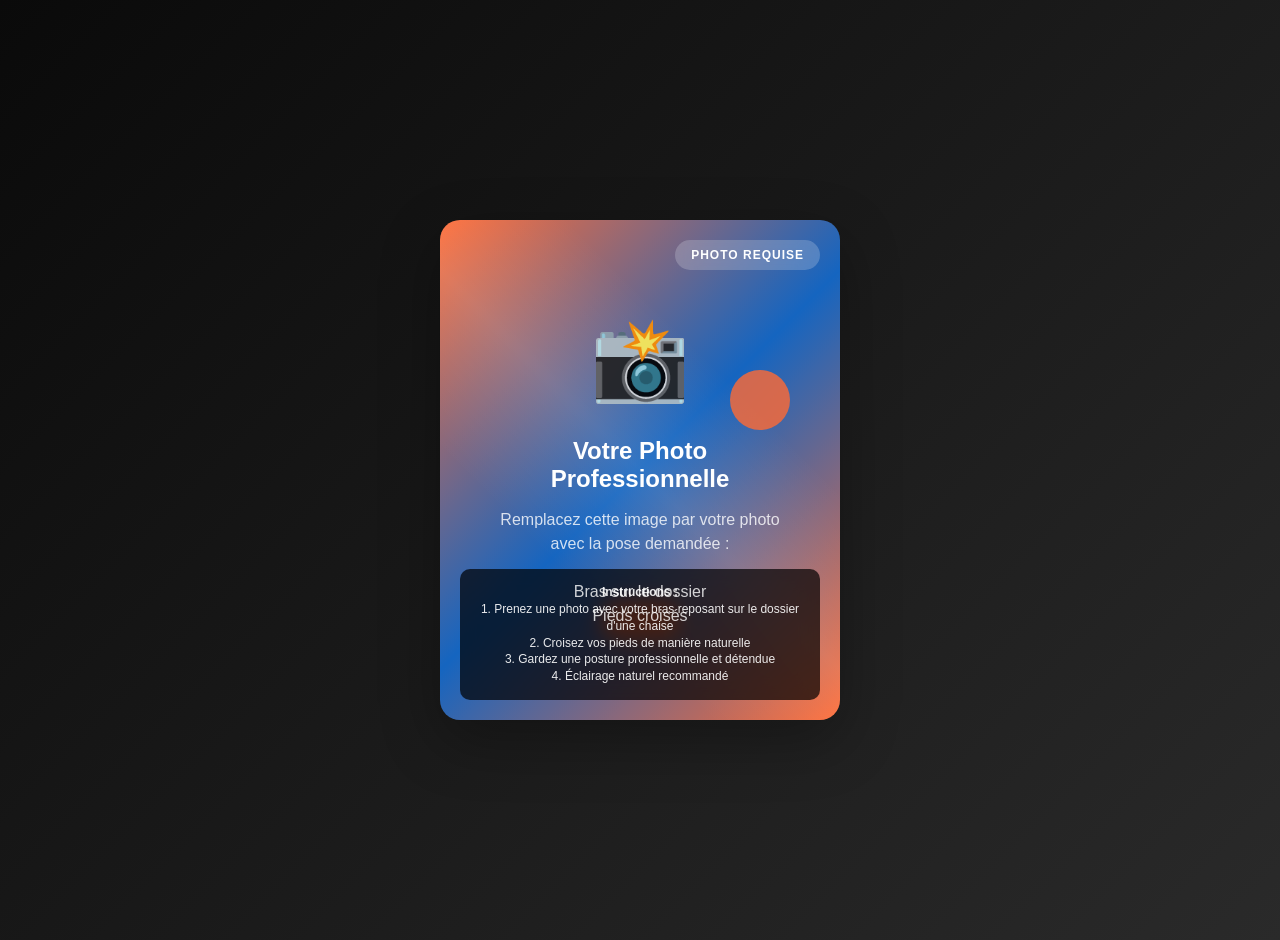
<file: images/placeholder-photo.html>
<!DOCTYPE html>
<html lang="fr">
<head>
    <meta charset="UTF-8">
    <meta name="viewport" content="width=device-width, initial-scale=1.0">
    <title>Photo Placeholder - Expert Odoo</title>
    <style>
        body {
            margin: 0;
            padding: 20px;
            background: linear-gradient(135deg, #0a0a0a 0%, #1a1a1a 50%, #2a2a2a 100%);
            font-family: 'Inter', sans-serif;
            display: flex;
            justify-content: center;
            align-items: center;
            min-height: 100vh;
        }
        
        .placeholder-container {
            width: 400px;
            height: 500px;
            background: linear-gradient(135deg, #ff6b35 0%, #1565c0 50%, #ff6b35 100%);
            border-radius: 20px;
            display: flex;
            flex-direction: column;
            justify-content: center;
            align-items: center;
            position: relative;
            overflow: hidden;
            box-shadow: 0 20px 60px rgba(0, 0, 0, 0.3);
        }
        
        .placeholder-container::before {
            content: '';
            position: absolute;
            top: 0;
            left: 0;
            right: 0;
            bottom: 0;
            background: linear-gradient(45deg, 
                transparent 30%, 
                rgba(255, 255, 255, 0.1) 50%, 
                transparent 70%);
            animation: shimmer 2s infinite;
        }
        
        @keyframes shimmer {
            0% { transform: translateX(-100%); }
            100% { transform: translateX(100%); }
        }
        
        .placeholder-icon {
            font-size: 80px;
            color: rgba(255, 255, 255, 0.9);
            margin-bottom: 30px;
            z-index: 1;
        }
        
        .placeholder-title {
            font-size: 24px;
            color: white;
            font-weight: 700;
            margin-bottom: 15px;
            z-index: 1;
            text-align: center;
        }
        
        .placeholder-subtitle {
            font-size: 16px;
            color: rgba(255, 255, 255, 0.8);
            z-index: 1;
            text-align: center;
            line-height: 1.5;
        }
        
        .placeholder-badge {
            position: absolute;
            top: 20px;
            right: 20px;
            background: rgba(255, 255, 255, 0.2);
            backdrop-filter: blur(10px);
            padding: 8px 16px;
            border-radius: 20px;
            font-size: 12px;
            color: white;
            font-weight: 600;
            text-transform: uppercase;
            letter-spacing: 1px;
        }
        
        .placeholder-instructions {
            position: absolute;
            bottom: 20px;
            left: 20px;
            right: 20px;
            background: rgba(0, 0, 0, 0.7);
            backdrop-filter: blur(10px);
            padding: 15px;
            border-radius: 10px;
            font-size: 12px;
            color: rgba(255, 255, 255, 0.9);
            text-align: center;
            line-height: 1.4;
        }
        
        .pose-indicator {
            position: absolute;
            background: rgba(255, 107, 53, 0.8);
            border-radius: 50%;
            animation: pulse-indicator 2s infinite;
        }
        
        .pose-indicator.arm {
            top: 150px;
            right: 50px;
            width: 60px;
            height: 60px;
        }
        
        .pose-indicator.feet {
            bottom: 80px;
            left: 50%;
            transform: translateX(-50%);
            width: 80px;
            height: 40px;
            border-radius: 40px;
        }
        
        @keyframes pulse-indicator {
            0%, 100% {
                transform: scale(1);
                opacity: 0.7;
            }
            50% {
                transform: scale(1.1);
                opacity: 1;
            }
        }
    </style>
</head>
<body>
    <div class="placeholder-container">
        <div class="placeholder-badge">Photo Requise</div>
        
        <div class="pose-indicator arm"></div>
        <div class="pose-indicator feet"></div>
        
        <div class="placeholder-icon">
            📸
        </div>
        
        <div class="placeholder-title">
            Votre Photo
            <br>Professionnelle
        </div>
        
        <div class="placeholder-subtitle">
            Remplacez cette image par votre photo<br>
            avec la pose demandée :<br><br>
            Bras sur le dossier<br>
            Pieds croisés
        </div>
        
        <div class="placeholder-instructions">
            <strong>Instructions :</strong><br>
            1. Prenez une photo avec votre bras reposant sur le dossier d'une chaise<br>
            2. Croisez vos pieds de manière naturelle<br>
            3. Gardez une posture professionnelle et détendue<br>
            4. Éclairage naturel recommandé
        </div>
    </div>
</body>
</html>
</file>
<file: css/style.css>
/* ===================================
   VARIABLES & ROOT
   =================================== */

:root {
    /* Palette de couleurs demandée */
    --primary-black: #0a0a0a;
    --secondary-black: #1a1a1a;
    --tertiary-black: #2a2a2a;
    --dark-gray: #333333;
    --medium-gray: #666666;
    --light-gray: #999999;
    --lighter-gray: #cccccc;
    --white: #ffffff;
    --off-white: #f8f9fa;
    
    /* Couleurs d'accent */
    --primary-orange: #ff6b35;
    --secondary-orange: #ff8c42;
    --accent-orange: #ffa726;
    --dark-orange: #e65100;
    
    --primary-blue: #1565c0;
    --secondary-blue: #1976d2;
    --accent-blue: #2196f3;
    --dark-blue: #0d47a1;
    
    /* Couleurs fonctionnelles */
    --success: #4caf50;
    --warning: #ff9800;
    --error: #f44336;
    --info: #2196f3;
    
    /* Typographie */
    --font-primary: 'Inter', -apple-system, BlinkMacSystemFont, 'Segoe UI', Roboto, sans-serif;
    --font-mono: 'Fira Code', 'Monaco', 'Consolas', monospace;
    
    /* Dimensions */
    --container-max-width: 1200px;
    --section-padding: 120px;
    --section-padding-mobile: 80px;
    --border-radius: 12px;
    --border-radius-small: 8px;
    --border-radius-large: 20px;
    
    /* Ombres */
    --shadow-light: 0 2px 10px rgba(0, 0, 0, 0.1);
    --shadow-medium: 0 8px 30px rgba(0, 0, 0, 0.15);
    --shadow-heavy: 0 20px 60px rgba(0, 0, 0, 0.25);
    --shadow-orange: 0 8px 30px rgba(255, 107, 53, 0.3);
    --shadow-blue: 0 8px 30px rgba(21, 101, 192, 0.3);
    
    /* Transitions */
    --transition-fast: all 0.3s cubic-bezier(0.4, 0, 0.2, 1);
    --transition-medium: all 0.5s cubic-bezier(0.4, 0, 0.2, 1);
    --transition-slow: all 0.8s cubic-bezier(0.4, 0, 0.2, 1);
    
    /* Z-index */
    --z-dropdown: 1000;
    --z-sticky: 1020;
    --z-fixed: 1030;
    --z-modal-backdrop: 1040;
    --z-modal: 1050;
    --z-popover: 1060;
    --z-tooltip: 1070;
}

/* ===================================
   RESET & BASE
   =================================== */

* {
    margin: 0;
    padding: 0;
    box-sizing: border-box;
}

html {
    scroll-behavior: smooth;
    font-size: 16px;
}

body {
    font-family: var(--font-primary);
    background-color: var(--primary-black);
    color: var(--white);
    line-height: 1.6;
    overflow-x: hidden;
    overflow: scroll;
}

/* Suppression des décorations de liens */
a {
    text-decoration: none;
    color: inherit;
    transition: var(--transition-fast);
}

a:hover {
    color: var(--primary-orange);
}

/* Suppression des puces */
ul, ol {
    list-style: none;
}

/* Amélioration des images */
img {
    max-width: 100%;
    height: auto;
    display: block;
}

/* Amélioration des formulaires */
input, textarea, select, button {
    font-family: inherit;
    font-size: inherit;
    line-height: inherit;
    border: none;
    outline: none;
    background: none;
}

button {
    cursor: pointer;
    transition: var(--transition-fast);
}

/* Suppression du contour de focus par défaut */
:focus {
    outline: 2px solid var(--primary-orange);
    outline-offset: 2px;
}

/* ===================================
   UTILITAIRES
   =================================== */

.container {
    max-width: var(--container-max-width);
    margin: 0 auto;
    padding: 0 20px;
}

.section-header {
    text-align: center;
    margin-bottom: 80px;
}

.section-badge {
    display: inline-block;
    background: linear-gradient(135deg, var(--primary-orange), var(--secondary-orange));
    color: var(--white);
    padding: 8px 20px;
    border-radius: 25px;
    font-size: 14px;
    font-weight: 600;
    text-transform: uppercase;
    letter-spacing: 1px;
    margin-bottom: 20px;
}

.section-title {
    font-size: clamp(2.5rem, 5vw, 4rem);
    font-weight: 800;
    margin-bottom: 20px;
    background: linear-gradient(135deg, var(--white) 0%, var(--primary-orange) 100%);
    -webkit-background-clip: text;
    -webkit-text-fill-color: transparent;
    background-clip: text;
}

.section-description {
    font-size: 1.2rem;
    color: var(--light-gray);
    max-width: 600px;
    margin: 0 auto;
    line-height: 1.8;
}

.highlight {
    color: var(--primary-orange);
}

.btn {
    display: inline-flex;
    align-items: center;
    gap: 10px;
    padding: 15px 30px;
    border-radius: var(--border-radius);
    font-weight: 600;
    font-size: 16px;
    text-align: center;
    transition: var(--transition-fast);
    border: 2px solid transparent;
    position: relative;
    overflow: hidden;
}

.btn-primary {
    background: linear-gradient(135deg, var(--primary-orange), var(--secondary-orange));
    color: var(--white);
    box-shadow: var(--shadow-orange);
}

.btn-primary:hover {
    transform: translateY(-2px);
    box-shadow: 0 12px 40px rgba(255, 107, 53, 0.4);
}

.btn-secondary {
    background: transparent;
    color: var(--white);
    border-color: var(--primary-orange);
}

.btn-secondary:hover {
    background: var(--primary-orange);
    color: var(--white);
    transform: translateY(-2px);
}

.btn-full {
    width: 100%;
    justify-content: center;
}

/* ===================================
   NAVIGATION
   =================================== */

.navbar {
    position: fixed;
    top: 0;
    left: 0;
    right: 0;
    background: rgba(10, 10, 10, 0.95);
    backdrop-filter: blur(10px);
    z-index: var(--z-fixed);
    padding: 20px 0;
    transition: var(--transition-fast);
    border-bottom: 1px solid rgba(255, 255, 255, 0.1);
}

.navbar.scrolled {
    padding: 15px 0;
    background: rgba(10, 10, 10, 0.98);
    box-shadow: var(--shadow-medium);
}

.nav-container {
    max-width: var(--container-max-width);
    margin: 0 auto;
    padding: 0 20px;
    display: flex;
    justify-content: space-between;
    align-items: center;
}

.nav-logo h2 {
    font-size: 24px;
    font-weight: 800;
    color: var(--white);
    background: var(--primary-black); /* Ajouter un fond */
    padding: 5px 15px; /* Ajouter du padding */
    border-radius: var(--border-radius-small); /* Arrondir les coins */
    display: inline-block; /* Important pour que le padding fonctionne */
}

.nav-menu {
    display: flex;
    gap: 40px;
}

.nav-link {
    font-weight: 500;
    color: var(--light-gray);
    transition: var(--transition-fast);
    position: relative;
}

.nav-link:hover,
.nav-link.active {
    color: var(--primary-orange);
}

.nav-link::after {
    content: '';
    position: absolute;
    bottom: -5px;
    left: 0;
    width: 0;
    height: 2px;
    background: var(--primary-orange);
    transition: var(--transition-fast);
}

.nav-link:hover::after,
.nav-link.active::after {
    width: 100%;
}

.nav-toggle {
    display: none;
    flex-direction: column;
    cursor: pointer;
    gap: 4px;
}

.bar {
    width: 25px;
    height: 3px;
    background: var(--white);
    transition: var(--transition-fast);
}

/* ===================================
   HERO SECTION
   =================================== */

.hero {
    min-height: 100vh;
    display: flex;
    align-items: center;
    padding: var(--section-padding) 0;
    padding-top: 140px;
    position: relative;
    overflow: hidden;
}

.hero::before {
    content: '';
    position: absolute;
    top: 0;
    left: 0;
    right: 0;
    bottom: 0;
    background: 
        radial-gradient(circle at 20% 50%, rgba(255, 107, 53, 0.1) 0%, transparent 50%),
        radial-gradient(circle at 80% 20%, rgba(21, 101, 192, 0.1) 0%, transparent 50%),
        radial-gradient(circle at 40% 80%, rgba(255, 107, 53, 0.05) 0%, transparent 50%);
    z-index: -1;
}

.hero-container {
    max-width: var(--container-max-width);
    margin: 0 auto;
    padding: 0 20px;
    display: grid;
    grid-template-columns: 1fr 1fr;
    gap: 80px;
    align-items: center;
}

.hero-badge {
    display: inline-flex;
    align-items: center;
    gap: 10px;
    background: rgba(255, 107, 53, 0.1);
    color: var(--primary-orange);
    padding: 10px 20px;
    border-radius: 25px;
    font-size: 14px;
    font-weight: 600;
    margin-bottom: 30px;
    border: 1px solid rgba(255, 107, 53, 0.3);
}

.hero-title {
    font-size: clamp(3rem, 4vw, 3.8rem);
    font-weight: 800;
    line-height: 1.1;
    margin-bottom: 30px;
    color: var(--white);
}

.hero-description {
    font-size: 1.4rem;
    color: var(--light-gray);
    margin-bottom: 40px;
    line-height: 1.8;
}

.hero-stats {
    display: flex;
    gap: 40px;
    margin-bottom: 40px;
}

.stat {
    text-align: center;
}

.stat-number {
    display: block;
    font-size: 2.5rem;
    font-weight: 800;
    color: var(--primary-orange);
    margin-bottom: 5px;
}

.stat-label {
    font-size: 14px;
    color: var(--light-gray);
    text-transform: uppercase;
    letter-spacing: 1px;
}

.hero-buttons {
    display: flex;
    gap: 20px;
    flex-wrap: wrap;
}

.hero-visual {
    display: flex;
    justify-content: center;
    align-items: center;
}

/* Container pour le code et la photo côte à côte */
.code-photo-container {
    display: grid;
    grid-template-columns: 1fr 1fr;
    gap: 40px;
    align-items: start;
    width: 100%;
    max-width: 1000px;
}

/* Code animation existant */
.code-animation {
    position: relative;
    width: 100%;
}

.code-block {
    background: var(--secondary-black);
    border-radius: var(--border-radius-large);
    padding: 30px;
    border: 1px solid rgba(255, 255, 255, 0.1);
    box-shadow: var(--shadow-heavy);
    position: relative;
    overflow: hidden;
}

.code-block::before {
    content: '';
    position: absolute;
    top: 0;
    left: 0;
    right: 0;
    height: 4px;
    background: linear-gradient(90deg, var(--primary-orange), var(--primary-blue));
}

.code-header {
    display: flex;
    gap: 8px;
    margin-bottom: 20px;
}

.code-dot {
    width: 12px;
    height: 12px;
    border-radius: 50%;
}

.code-dot.red { background: #ff5f57; }
.code-dot.yellow { background: #ffbd2e; }
.code-dot.green { background: #28ca42; }

.code-content pre {
    font-family: var(--font-mono);
    font-size: 14px;
    line-height: 1.6;
    margin: 0;
    overflow-x: auto;
}

.code-keyword { color: #ff79c6; }
.code-class { color: #8be9fd; }
.code-function { color: #50fa7b; }
.code-string { color: #f1fa8c; }
.code-comment { color: #6272a4; }
.code-boolean { color: #bd93f9; }

/* Container pour le code et la photo côte à côte */
.code-photo-container {
    display: grid;
    grid-template-columns: 1fr 1fr;
    gap: 40px;
    align-items: start;
    width: 100%;
    max-width: 1000px;
}

/* Code animation existant */
.code-animation {
    position: relative;
    width: 100%;
}

.code-block {
    background: var(--secondary-black);
    border-radius: var(--border-radius-large);
    padding: 30px;
    border: 1px solid rgba(255, 255, 255, 0.1);
    box-shadow: var(--shadow-heavy);
    position: relative;
    overflow: hidden;
}

.code-block::before {
    content: '';
    position: absolute;
    top: 0;
    left: 0;
    right: 0;
    height: 4px;
    background: linear-gradient(90deg, var(--primary-orange), var(--primary-blue));
}

.code-header {
    display: flex;
    gap: 8px;
    margin-bottom: 20px;
}

.code-dot {
    width: 12px;
    height: 12px;
    border-radius: 50%;
}

.code-dot.red { background: #ff5f57; }
.code-dot.yellow { background: #ffbd2e; }
.code-dot.green { background: #28ca42; }

.code-content pre {
    font-family: var(--font-mono);
    font-size: 14px;
    line-height: 1.6;
    margin: 0;
    overflow-x: auto;
}

.code-keyword { color: #ff79c6; }
.code-class { color: #8be9fd; }
.code-function { color: #50fa7b; }
.code-string { color: #f1fa8c; }
.code-comment { color: #6272a4; }
.code-boolean { color: #bd93f9; }

/* Photo de profil à côté */
.profile-photo-container {
    position: relative;
    width: 350%;
    display: flex;
    flex-direction: column;
    align-items: center;
    padding-left: -150px;
    margin-left: -120px;
}

.profile-photo {
    position: relative;
    border-radius: var(--border-radius-large);
    overflow: hidden;
    box-shadow: var(--shadow-heavy);
    border: 3px solid var(--primary-orange);
    transition: var(--transition-medium);
    width: 100%;
    max-width: 370px;
}

.profile-photo:hover {
    transform: translateY(-5px);
    box-shadow: var(--shadow-orange);
}

.profile-image {
    width: 100%;
    height: 450px;
    object-fit: cover;
    object-position: center;
}

.photo-overlay {
    position: absolute;
    bottom: 0;
    left: 0;
    right: 0;
    background: linear-gradient(transparent, rgba(0, 0, 0, 0.8));
    padding: 25px;
    text-align: center;
}

.photo-badge {
    background: var(--primary-orange);
    color: var(--white);
    padding: 8px 16px;
    border-radius: var(--border-radius-small);
    font-weight: 600;
    font-size: 14px;
    text-transform: uppercase;
    letter-spacing: 1px;
}

.photo-caption {
    text-align: center;
    margin-top: 20px;
}

.photo-caption p {
    color: var(--light-gray);
    font-size: 16px;
    font-style: italic;
}

/* Effet de pulse autour de la photo */
.profile-photo::before {
    content: '';
    position: absolute;
    top: -10px;
    left: -10px;
    right: -10px;
    bottom: -10px;
    background: linear-gradient(45deg, var(--primary-orange), var(--primary-blue));
    border-radius: var(--border-radius-large);
    z-index: -1;
    opacity: 0.3;
    animation: pulse 2s infinite;
}

/* Responsive pour la photo de profil */
@media (max-width: 1024px) {
    .code-photo-container {
        grid-template-columns: 1fr; /* Passe en colonne sur tablette */
        gap: 30px;
    }
    
    .profile-photo-container {
        width: 100%;
        max-width: 400px;
        margin: 0 auto;
    }
    
    .profile-image {
        height: 400px;
    }
}

@media (max-width: 768px) {
    .code-photo-container {
        grid-template-columns: 1fr;
        gap: 20px;
    }
    
    .profile-photo-container {
        max-width: 350px;
    }
    
    .profile-image {
        height: 350px;
    }
}
/* Responsive pour la photo de profil */
@media (max-width: 480px) {
    .profile-photo-container {
        max-width: 280px;
    }
    
    .profile-image {
        height: 300px;
    }
    
    .photo-caption p {
        font-size: 14px;
    }
    
    .photo-badge {
        font-size: 12px;
        padding: 6px 12px;
    }
}

@keyframes pulse {
    0% {
        transform: scale(1);
        opacity: 0.3;
    }
    50% {
        transform: scale(1.05);
        opacity: 0.5;
    }
    100% {
        transform: scale(1);
        opacity: 0.3;
    }
}

.code-dot.red { background: #ff5f56; }
.code-dot.yellow { background: #ffbd2e; }
.code-dot.green { background: #27c93f; }

.code-content pre {
    font-family: var(--font-mono);
    font-size: 14px;
    line-height: 1.6;
    color: var(--white);
    overflow-x: auto;
}

.code-keyword { color: #ff79c6; }
.code-class { color: #8be9fd; }
.code-function { color: #50fa7b; }
.code-string { color: #f1fa8c; }
.code-comment { color: #6272a4; }
.code-boolean { color: #bd93f9; }

.scroll-indicator {
    position: absolute;
    bottom: 30px;
    left: 50%;
    transform: translateX(-50%);
    animation: bounce 2s infinite;
}

.scroll-arrow {
    width: 30px;
    height: 30px;
    border-right: 2px solid var(--primary-orange);
    border-bottom: 2px solid var(--primary-orange);
    transform: rotate(45deg);
}

@keyframes bounce {
    0%, 20%, 50%, 80%, 100% {
        transform: translateX(-50%) translateY(0);
    }
    40% {
        transform: translateX(-50%) translateY(-10px);
    }
    60% {
        transform: translateX(-50%) translateY(-5px);
    }
}

/* ===================================
   SERVICES SECTION
   =================================== */

.services {
    padding: 100px 0;
    background: var(--secondary-black);
}

.services-grid {
    display: grid;
    grid-template-columns: repeat(auto-fit, minmax(320px, 1fr));
    gap: 24px;
}

.service-card {
    background: var(--primary-black);
    border-radius: 16px;
    padding: 30px;
    border: 1px solid rgba(255, 255, 255, 0.06);
    transition: border-color 0.3s ease, box-shadow 0.3s ease, transform 0.3s ease;
    position: relative;
    overflow: hidden;
}

.service-card:hover {
    transform: translateY(-4px);
    box-shadow: 0 4px 20px rgba(255, 107, 53, 0.08);
    border-color: rgba(255, 107, 53, 0.3);
}

.service-icon {
    width: 56px;
    height: 56px;
    background: linear-gradient(135deg, var(--primary-orange), var(--secondary-orange));
    border-radius: 50%;
    display: flex;
    align-items: center;
    justify-content: center;
    margin-bottom: 20px;
    font-size: 20px;
    color: var(--white);
}

.service-card h3 {
    font-size: 1.25rem;
    font-weight: 700;
    margin-bottom: 12px;
    color: var(--white);
}

.service-card > p {
    color: var(--medium-gray);
    font-size: 0.9rem;
    margin-bottom: 20px;
    line-height: 1.6;
}

.service-features {
    margin-bottom: 20px;
}

.service-features li {
    display: flex;
    align-items: center;
    gap: 8px;
    margin-bottom: 8px;
    color: var(--light-gray);
    font-size: 0.88rem;
}

.service-features i {
    color: var(--success);
    font-size: 12px;
}

.service-tech {
    display: flex;
    flex-wrap: wrap;
    gap: 6px;
}

.tech-tag {
    background: rgba(255, 107, 53, 0.08);
    color: var(--primary-orange);
    padding: 4px 10px;
    border-radius: 14px;
    font-size: 0.75rem;
    font-weight: 500;
    border: 1px solid rgba(255, 107, 53, 0.15);
}

/* ===================================
   EXPERTISE SECTION
   =================================== */

.expertise {
    padding: var(--section-padding) 0;
    background: var(--primary-black);
}

.expertise-content {
    display: grid;
    gap: 60px;
}

.expertise-categories {
    display: grid;
    grid-template-columns: repeat(auto-fit, minmax(300px, 1fr));
    gap: 40px;
}

.expertise-category {
    background: var(--secondary-black);
    padding: 40px;
    border-radius: var(--border-radius-large);
    border: 1px solid rgba(255, 255, 255, 0.1);
}

.expertise-category h3 {
    font-size: 1.4rem;
    font-weight: 700;
    margin-bottom: 25px;
    color: var(--white);
    display: flex;
    align-items: center;
    gap: 15px;
}

.expertise-category h3 i {
    color: var(--primary-orange);
}

.module-tags {
    display: flex;
    flex-wrap: wrap;
    gap: 10px;
}

.module-tag {
    background: rgba(21, 101, 192, 0.2);
    color: var(--accent-blue);
    padding: 8px 16px;
    border-radius: 25px;
    font-size: 14px;
    font-weight: 500;
    border: 1px solid rgba(21, 101, 192, 0.3);
    transition: var(--transition-fast);
}

.module-tag:hover {
    background: var(--primary-blue);
    color: var(--white);
    transform: translateY(-2px);
}

.tech-grid {
    display: flex;
    flex-direction: column;
    gap: 20px;
}

.tech-item {
    display: flex;
    align-items: center;
    gap: 15px;
}

.tech-item i {
    width: 40px;
    height: 40px;
    background: var(--primary-orange);
    border-radius: 50%;
    display: flex;
    align-items: center;
    justify-content: center;
    color: var(--white);
    font-size: 18px;
}

.tech-item span {
    font-weight: 600;
    color: var(--white);
    min-width: 100px;
}

.skill-bar {
    flex: 1;
    height: 8px;
    background: rgba(255, 255, 255, 0.1);
    border-radius: 4px;
    overflow: hidden;
}

.skill-progress {
    height: 100%;
    background: linear-gradient(90deg, var(--primary-orange), var(--primary-blue));
    border-radius: 4px;
    transition: width 1s ease;
}

.tools-grid {
    display: grid;
    grid-template-columns: repeat(2, 1fr);
    gap: 20px;
}

.tool-item {
    display: flex;
    align-items: center;
    gap: 12px;
    padding: 15px;
    background: rgba(255, 255, 255, 0.05);
    border-radius: var(--border-radius-small);
    border: 1px solid rgba(255, 255, 255, 0.1);
    transition: var(--transition-fast);
}

.tool-item:hover {
    background: rgba(255, 107, 53, 0.1);
    border-color: var(--primary-orange);
}

.tool-item i {
    color: var(--primary-orange);
    font-size: 20px;
}

.tool-item span {
    font-weight: 500;
    color: var(--white);
}

.certifications {
    background: var(--secondary-black);
    padding: 40px;
    border-radius: var(--border-radius-large);
    border: 1px solid rgba(255, 255, 255, 0.1);
}

.certifications h3 {
    font-size: 1.4rem;
    font-weight: 700;
    margin-bottom: 30px;
    color: var(--white);
    display: flex;
    align-items: center;
    gap: 15px;
}

.certifications h3 i {
    color: var(--primary-orange);
}

.cert-grid {
    display: grid;
    grid-template-columns: repeat(auto-fit, minmax(200px, 1fr));
    gap: 25px;
}

.cert-item {
    text-align: center;
    padding: 25px;
    background: rgba(255, 255, 255, 0.05);
    border-radius: var(--border-radius-small);
    border: 1px solid rgba(255, 255, 255, 0.1);
    transition: var(--transition-fast);
}

.cert-item:hover {
    transform: translateY(-5px);
    background: rgba(21, 101, 192, 0.1);
    border-color: var(--primary-blue);
}

.cert-item i {
    font-size: 40px;
    color: var(--primary-orange);
    margin-bottom: 15px;
}

.cert-item h4 {
    font-size: 1.1rem;
    font-weight: 700;
    margin-bottom: 8px;
    color: var(--white);
}

.cert-item p {
    color: var(--light-gray);
    font-size: 14px;
}

/* ===================================
   PORTFOLIO SECTION
   =================================== */

.portfolio {
    padding: 100px 0;
    background: var(--secondary-black);
}

.portfolio-filters {
    display: flex;
    justify-content: center;
    gap: 10px;
    margin-bottom: 40px;
    flex-wrap: wrap;
}

.filter-btn {
    padding: 10px 22px;
    background: transparent;
    color: var(--light-gray);
    border: 1.5px solid rgba(255, 255, 255, 0.15);
    border-radius: 25px;
    font-size: 0.9rem;
    font-weight: 500;
    cursor: pointer;
    transition: var(--transition-fast);
}

.filter-btn.active,
.filter-btn:hover {
    background: var(--primary-orange);
    color: var(--white);
    border-color: var(--primary-orange);
}

.portfolio-grid {
    display: grid;
    grid-template-columns: repeat(auto-fit, minmax(300px, 1fr));
    gap: 24px;
}

.portfolio-item {
    background: var(--primary-black);
    border-radius: 16px;
    overflow: hidden;
    border: 1px solid rgba(255, 255, 255, 0.06);
    transition: opacity 0.3s ease, transform 0.3s ease, border-color 0.3s ease, box-shadow 0.3s ease;
    cursor: pointer;
    animation: portfolioFadeIn 0.4s ease forwards;
}

@keyframes portfolioFadeIn {
    from { opacity: 0; transform: translateY(12px); }
    to { opacity: 1; transform: translateY(0); }
}

.portfolio-item:hover {
    border-color: rgba(255, 107, 53, 0.3);
    box-shadow: 0 4px 20px rgba(255, 107, 53, 0.08);
}

.portfolio-image-wrapper {
    position: relative;
    overflow: hidden;
}

.portfolio-image {
    width: 100%;
    height: 200px;
    object-fit: cover;
    display: block;
    transition: transform 0.4s ease;
}

.portfolio-item:hover .portfolio-image {
    transform: scale(1.03);
}

.portfolio-content {
    padding: 20px;
}

.portfolio-tags {
    display: flex;
    flex-wrap: wrap;
    gap: 6px;
    margin-bottom: 12px;
}

.portfolio-tag {
    background: rgba(255, 107, 53, 0.08);
    color: var(--primary-orange);
    padding: 3px 10px;
    border-radius: 14px;
    font-size: 0.75rem;
    font-weight: 500;
    border: 1px solid rgba(255, 107, 53, 0.15);
    line-height: 1.4;
}

.portfolio-title {
    font-size: 1.1rem;
    font-weight: 700;
    margin-bottom: 8px;
    color: var(--white);
    line-height: 1.3;
}

.portfolio-description {
    color: var(--medium-gray);
    font-size: 0.88rem;
    line-height: 1.5;
    margin-bottom: 16px;
    display: -webkit-box;
    -webkit-line-clamp: 2;
    -webkit-box-orient: vertical;
    overflow: hidden;
}

.portfolio-footer {
    display: flex;
    align-items: center;
    justify-content: space-between;
    padding-top: 14px;
    border-top: 1px solid rgba(255, 255, 255, 0.06);
}

.portfolio-client {
    color: var(--light-gray);
    font-size: 0.82rem;
    display: flex;
    align-items: center;
    gap: 6px;
}

.portfolio-link {
    color: var(--primary-orange);
    font-size: 0.85rem;
    font-weight: 600;
    display: inline-flex;
    align-items: center;
    gap: 4px;
    transition: var(--transition-fast);
    text-decoration: none;
}

.portfolio-link:hover {
    gap: 8px;
}

.portfolio-note {
    text-align: center;
    color: var(--medium-gray);
    font-size: 0.85rem;
    margin-top: 40px;
    padding-top: 20px;
    border-top: 1px solid rgba(255, 255, 255, 0.06);
}

/* ===================================
   CONTACT SECTION
   =================================== */

.contact {
    padding: 100px 0;
    background: var(--primary-black);
}

.contact-content {
    display: grid;
    grid-template-columns: 1fr 1fr;
    gap: 50px;
    align-items: start;
}

.contact-info {
    display: flex;
    flex-direction: column;
    gap: 16px;
}

.contact-item {
    display: flex;
    align-items: center;
    gap: 16px;
    padding: 18px 20px;
    background: var(--secondary-black);
    border-radius: 14px;
    border: 1px solid rgba(255, 255, 255, 0.06);
    transition: border-color 0.3s ease;
}

.contact-item:hover {
    border-color: rgba(255, 107, 53, 0.3);
}

.contact-icon {
    width: 42px;
    height: 42px;
    background: linear-gradient(135deg, var(--primary-orange), var(--secondary-orange));
    border-radius: 50%;
    display: flex;
    align-items: center;
    justify-content: center;
    color: var(--white);
    font-size: 16px;
    flex-shrink: 0;
}

.contact-details h3 {
    font-size: 0.95rem;
    font-weight: 600;
    margin-bottom: 2px;
    color: var(--white);
}

.contact-details p {
    color: var(--medium-gray);
    font-size: 0.88rem;
}

.contact-form {
    background: var(--secondary-black);
    padding: 32px;
    border-radius: 16px;
    border: 1px solid rgba(255, 255, 255, 0.06);
}

.form-row {
    display: grid;
    grid-template-columns: 1fr 1fr;
    gap: 16px;
}

.form-group {
    position: relative;
    margin-bottom: 22px;
}

.form-group.full-width {
    grid-column: 1 / -1;
}

.form-group label {
    display: block;
    margin-bottom: 6px;
    font-size: 0.88rem;
    font-weight: 500;
    color: var(--lighter-gray);
}

.form-group input,
.form-group select,
.form-group textarea {
    width: 100%;
    padding: 12px 14px;
    background: rgba(255, 255, 255, 0.04);
    border: 1.5px solid rgba(255, 255, 255, 0.08);
    border-radius: 10px;
    color: var(--white);
    font-size: 0.92rem;
    transition: border-color 0.25s ease, background 0.25s ease;
    outline: none;
}

.form-group input:focus,
.form-group select:focus,
.form-group textarea:focus {
    border-color: var(--primary-orange);
    background: rgba(255, 107, 53, 0.05);
}

.form-group select option {
    background: var(--primary-black);
    color: var(--white);
}

.form-group textarea {
    resize: vertical;
    min-height: 100px;
}

.btn-full {
    width: 100%;
    padding: 14px;
    font-size: 0.95rem;
}

.checkbox-container {
    display: flex;
    align-items: flex-start;
    gap: 10px;
    cursor: pointer;
    font-size: 14px;
    color: var(--light-gray);
    line-height: 1.5;
}

.checkbox-container input[type="checkbox"] {
    width: auto;
    margin: 0;
}

/* ===================================
   FOOTER
   =================================== */

.footer {
    background: var(--secondary-black);
    padding: 60px 0 30px;
    border-top: 1px solid rgba(255, 255, 255, 0.1);
}

.footer-content {
    display: grid;
    grid-template-columns: 2fr 1fr 1fr 1fr;
    gap: 40px;
    margin-bottom: 40px;
}

.footer-section h3,
.footer-section h4 {
    margin-bottom: 20px;
    color: var(--white);
}

.footer-logo h3 {
    font-size: 24px;
    font-weight: 800;
}

.footer-section p {
    color: var(--light-gray);
    margin-bottom: 20px;
    line-height: 1.6;
}

.social-links {
    display: flex;
    gap: 15px;
}

.social-link {
    width: 40px;
    height: 40px;
    background: rgba(255, 255, 255, 0.1);
    border-radius: 50%;
    display: flex;
    align-items: center;
    justify-content: center;
    color: var(--white);
    transition: var(--transition-fast);
}

.social-link:hover {
    background: var(--primary-orange);
    transform: translateY(-2px);
}

.footer-links li {
    margin-bottom: 10px;
}

.footer-links a {
    color: var(--light-gray);
    transition: var(--transition-fast);
}

.footer-links a:hover {
    color: var(--primary-orange);
    padding-left: 5px;
}

.footer-bottom {
    display: flex;
    justify-content: space-between;
    align-items: center;
    padding-top: 30px;
    border-top: 1px solid rgba(255, 255, 255, 0.1);
    flex-wrap: wrap;
    gap: 20px;
}

.footer-bottom p {
    color: var(--light-gray);
    margin: 0;
}

.footer-bottom-links {
    display: flex;
    gap: 20px;
}

.footer-bottom-links a {
    color: var(--light-gray);
    font-size: 14px;
    transition: var(--transition-fast);
}

.footer-bottom-links a:hover {
    color: var(--primary-orange);
}

/* ===================================
   CHAT WIDGET
   =================================== */

.chat-widget {
    position: fixed;
    bottom: 30px;
    right: 30px;
    z-index: var(--z-modal);
}

.chat-button {
    width: 60px;
    height: 60px;
    background: linear-gradient(135deg, var(--primary-orange), var(--secondary-orange));
    border-radius: 50%;
    display: flex;
    align-items: center;
    justify-content: center;
    color: var(--white);
    font-size: 24px;
    cursor: pointer;
    box-shadow: var(--shadow-orange);
    transition: var(--transition-fast);
    position: relative;
}

.chat-button:hover {
    transform: scale(1.1);
    box-shadow: 0 12px 40px rgba(255, 107, 53, 0.4);
}

.chat-notification {
    position: absolute;
    top: -5px;
    right: -5px;
    width: 20px;
    height: 20px;
    background: var(--error);
    border-radius: 50%;
    display: flex;
    align-items: center;
    justify-content: center;
    font-size: 12px;
    font-weight: 700;
    color: var(--white);
    animation: pulse 2s infinite;
}

@keyframes pulse {
    0% {
        transform: scale(1);
        opacity: 1;
    }
    50% {
        transform: scale(1.1);
        opacity: 0.8;
    }
    100% {
        transform: scale(1);
        opacity: 1;
    }
}

.chat-window {
    position: absolute;
    bottom: 80px;
    right: 0;
    width: 350px;
    height: 500px;
    background: var(--secondary-black);
    border-radius: var(--border-radius-large);
    box-shadow: var(--shadow-heavy);
    border: 1px solid rgba(255, 255, 255, 0.1);
    display: none;
    flex-direction: column;
    overflow: hidden;
}

.chat-window.active {
    display: flex;
}

.chat-header {
    padding: 20px;
    background: linear-gradient(135deg, var(--primary-orange), var(--secondary-orange));
    display: flex;
    justify-content: space-between;
    align-items: center;
}

.chat-title {
    display: flex;
    align-items: center;
    gap: 12px;
}

.chat-title h4 {
    font-size: 16px;
    font-weight: 600;
    margin-bottom: 2px;
}

.chat-title span {
    font-size: 12px;
    opacity: 0.9;
}

.chat-close {
    background: none;
    border: none;
    color: var(--white);
    font-size: 18px;
    cursor: pointer;
    padding: 5px;
    border-radius: 50%;
    transition: var(--transition-fast);
}

.chat-close:hover {
    background: rgba(255, 255, 255, 0.2);
}

.chat-body {
    flex: 1;
    padding: 20px;
    overflow-y: auto;
    display: flex;
    flex-direction: column;
    gap: 15px;
}

.chat-message {
    display: flex;
    gap: 12px;
    align-items: flex-start;
}

.chat-message-bot {
    flex-direction: row;
}

.chat-message-user {
    flex-direction: row-reverse;
}

.message-avatar {
    width: 35px;
    height: 35px;
    border-radius: 50%;
    display: flex;
    align-items: center;
    justify-content: center;
    font-size: 16px;
    flex-shrink: 0;
}

.chat-message-bot .message-avatar {
    background: var(--primary-blue);
    color: var(--white);
}

.chat-message-user .message-avatar {
    background: var(--primary-orange);
    color: var(--white);
}

.message-content {
    max-width: 70%;
}

.chat-message-bot .message-content {
    background: rgba(255, 255, 255, 0.05);
    padding: 12px 16px;
    border-radius: 18px;
    border-bottom-left-radius: 5px;
}

.chat-message-user .message-content {
    background: linear-gradient(135deg, var(--primary-orange), var(--secondary-orange));
    padding: 12px 16px;
    border-radius: 18px;
    border-bottom-right-radius: 5px;
    color: var(--white);
}

.message-content p {
    margin-bottom: 5px;
    line-height: 1.4;
}

.message-time {
    font-size: 11px;
    color: var(--light-gray);
    opacity: 0.7;
}

.chat-input-container {
    padding: 20px;
    border-top: 1px solid rgba(255, 255, 255, 0.1);
    display: flex;
    gap: 12px;
    align-items: center;
}

.chat-input {
    flex: 1;
    background: rgba(255, 255, 255, 0.05);
    border: 1px solid rgba(255, 255, 255, 0.1);
    border-radius: 25px;
    padding: 12px 16px;
    color: var(--white);
    font-size: 14px;
}

.chat-input::placeholder {
    color: var(--light-gray);
}

.chat-send {
    width: 40px;
    height: 40px;
    background: var(--primary-orange);
    border-radius: 50%;
    display: flex;
    align-items: center;
    justify-content: center;
    color: var(--white);
    font-size: 16px;
    transition: var(--transition-fast);
}

.chat-send:hover {
    background: var(--secondary-orange);
    transform: scale(1.1);
}

/* ===================================
   MODAL
   =================================== */

.modal {
    position: fixed;
    top: 0;
    left: 0;
    width: 100%;
    height: 100%;
    background: rgba(0, 0, 0, 0.8);
    z-index: var(--z-modal);
    display: flex;
    align-items: center;
    justify-content: center;
    padding: 20px;
    opacity: 0;
    visibility: hidden;
    transition: var(--transition-medium);
    backdrop-filter: blur(5px);
}

.modal.active {
    opacity: 1;
    visibility: visible;
}

.modal-overlay {
    position: absolute;
    top: 0;
    left: 0;
    width: 100%;
    height: 100%;
    cursor: pointer;
}

.modal-content {
    position: relative;
    background: var(--secondary-black);
    border-radius: var(--border-radius-large);
    max-width: 800px;
    width: 100%;
    max-height: 90vh;
    overflow: hidden;
    border: 1px solid rgba(255, 255, 255, 0.1);
    box-shadow: var(--shadow-heavy);
    transform: scale(0.9);
    transition: var(--transition-medium);
}

.modal.active .modal-content {
    transform: scale(1);
}

.modal-close {
    position: absolute;
    top: 20px;
    right: 20px;
    background: rgba(255, 255, 255, 0.1);
    border: none;
    color: var(--white);
    width: 40px;
    height: 40px;
    border-radius: 50%;
    display: flex;
    align-items: center;
    justify-content: center;
    cursor: pointer;
    z-index: 1;
    transition: var(--transition-fast);
}

.modal-close:hover {
    background: var(--primary-orange);
    transform: rotate(90deg);
}

.modal-body {
    padding: 0;
    max-height: 80vh;
    overflow-y: auto;
}

.project-modal-content {
    padding: 0;
}

.project-modal-header {
    position: relative;
    background: linear-gradient(135deg, var(--primary-black), var(--secondary-black));
    padding: 40px;
    text-align: center;
}

.project-modal-image {
    position: relative;
    margin-bottom: 30px;
    border-radius: var(--border-radius-large);
    overflow: hidden;
    box-shadow: var(--shadow-medium);
}

.project-modal-image img {
    width: 100%;
    height: 300px;
    object-fit: cover;
}

.project-modal-badge {
    position: absolute;
    top: 20px;
    right: 20px;
    background: var(--primary-orange);
    color: var(--white);
    padding: 8px 16px;
    border-radius: 20px;
    font-size: 12px;
    font-weight: 600;
    text-transform: uppercase;
}

.project-modal-info h2 {
    font-size: 2rem;
    font-weight: 800;
    margin-bottom: 15px;
    background: linear-gradient(135deg, var(--white) 0%, var(--primary-orange) 100%);
    -webkit-background-clip: text;
    -webkit-text-fill-color: transparent;
    background-clip: text;
}

.project-modal-meta {
    display: flex;
    justify-content: center;
    gap: 30px;
    flex-wrap: wrap;
    color: var(--light-gray);
    font-size: 14px;
}

.project-modal-meta span {
    display: flex;
    align-items: center;
    gap: 8px;
}

.project-modal-body {
    padding: 40px;
}

.project-modal-section {
    margin-bottom: 40px;
}

.project-modal-section:last-child {
    margin-bottom: 0;
}

.project-modal-section h3 {
    font-size: 1.3rem;
    font-weight: 700;
    margin-bottom: 15px;
    color: var(--white);
    display: flex;
    align-items: center;
    gap: 12px;
}

.project-modal-section h3 i {
    color: var(--primary-orange);
}

.project-modal-section p {
    color: var(--light-gray);
    line-height: 1.8;
    margin-bottom: 20px;
}

.project-modal-modules,
.project-modal-tech {
    display: flex;
    flex-wrap: wrap;
    gap: 10px;
    margin-top: 15px;
}

.module-tag,
.tech-tag {
    background: rgba(255, 107, 53, 0.1);
    color: var(--primary-orange);
    padding: 6px 12px;
    border-radius: 20px;
    font-size: 12px;
    font-weight: 600;
    border: 1px solid rgba(255, 107, 53, 0.2);
    transition: var(--transition-fast);
}

.module-tag:hover,
.tech-tag:hover {
    background: var(--primary-orange);
    color: var(--white);
    transform: translateY(-2px);
}

.project-modal-footer {
    display: flex;
    justify-content: space-between;
    align-items: center;
    flex-wrap: wrap;
    gap: 20px;
    padding-top: 30px;
    border-top: 1px solid rgba(255, 255, 255, 0.1);
}

.project-modal-date {
    color: var(--light-gray);
    font-size: 14px;
    display: flex;
    align-items: center;
    gap: 8px;
}

/* ===================================
   BACK TO TOP BUTTON
   =================================== */

.back-to-top {
    position: fixed;
    bottom: 30px;
    right: 30px;
    width: 50px;
    height: 50px;
    background: var(--primary-orange);
    color: var(--white);
    border-radius: 50%;
    display: flex;
    align-items: center;
    justify-content: center;
    font-size: 18px;
    cursor: pointer;
    z-index: var(--z-fixed);
    opacity: 0;
    visibility: hidden;
    transition: var(--transition-fast);
    box-shadow: var(--shadow-orange);
}

.back-to-top.visible {
    opacity: 1;
    visibility: visible;
}

.back-to-top:hover {
    background: var(--secondary-orange);
    transform: translateY(-3px);
}

/* ===================================
   RESPONSIVE DESIGN
   =================================== */

@media (max-width: 1024px) {
    .hero-container {
        grid-template-columns: 1fr;
        gap: 60px;
        text-align: center;
    }
    
    .hero-stats {
        justify-content: center;
    }
    
    .hero-buttons {
        justify-content: center;
    }
    
    .contact-content {
        grid-template-columns: 1fr;
    }
    
    .footer-content {
        grid-template-columns: 1fr 1fr;
    }
}

@media (max-width: 768px) {
    :root {
        --section-padding: 80px;
    }
    
    .nav-menu {
        position: fixed;
        top: 70px;
        left: -100%;
        width: 100%;
        height: calc(100vh - 70px);
        background: var(--primary-black);
        flex-direction: column;
        padding: 40px;
        transition: var(--transition-medium);
    }
    
    .nav-menu.active {
        left: 0;
    }
    
    .nav-toggle {
        display: flex;
    }
    
    .hero-stats {
        flex-direction: column;
        gap: 30px;
    }
    
    .hero-buttons {
        flex-direction: column;
        align-items: center;
    }
    
    .services-grid {
        grid-template-columns: 1fr;
    }
    
    .expertise-categories {
        grid-template-columns: 1fr;
    }
    
    .portfolio-filters {
        flex-direction: column;
        align-items: center;
    }
    
    .footer-content {
        grid-template-columns: 1fr;
        text-align: center;
    }
    
    .footer-bottom {
        flex-direction: column;
        text-align: center;
    }
    
    .chat-widget {
        bottom: 20px;
        right: 20px;
    }
    
    .chat-window {
        width: 300px;
        height: 400px;
        right: -10px;
    }
}

@media (max-width: 480px) {
    :root {
        --section-padding: 60px;
    }
    
    .container {
        padding: 0 15px;
    }
    
    .hero {
        padding-top: 120px;
    }
    
    .service-card,
    .expertise-category,
    .certifications,
    .contact-form {
        padding: 25px;
    }
    
    .chat-window {
        width: 280px;
        height: 350px;
    }
}

portfolio-note {
    font-size: 14px;
    color: var(--light-gray);
    margin-top: 70px;
    font-style: italic;
    padding-left: 100px;
}
</file>
<file: css/responsive.css>
/* ===================================
   RESPONSIVE DESIGN - SUPPLEMENT
   =================================== */

/* Tablettes (768px - 1024px) */
@media (max-width: 1024px) and (min-width: 769px) {
    :root {
        --section-padding: 100px;
    }
    
    /* Navigation */
    .nav-menu {
        gap: 30px;
    }
    
    /* Hero */
    .hero-container {
        gap: 60px;
    }
    
    .hero-title {
        font-size: clamp(2.5rem, 5vw, 3.5rem);
    }
    
    .hero-description {
        font-size: 1.1rem;
    }
    
    /* Services */
    .services-grid {
        grid-template-columns: repeat(2, 1fr);
        gap: 20px;
    }
    
    .service-card {
        padding: 24px;
    }
    
    .service-card h3 {
        font-size: 1.15rem;
    }
    
    /* Expertise */
    .expertise-categories {
        grid-template-columns: repeat(2, 1fr);
        gap: 30px;
    }
    
    /* Portfolio */
    .portfolio-grid {
        grid-template-columns: repeat(2, 1fr);
        gap: 20px;
    }
    
    .portfolio-content {
        padding: 16px;
    }
    
    /* Contact */
    .contact-content {
        grid-template-columns: 1fr;
        gap: 32px;
    }
    
    /* Footer */
    .footer-content {
        grid-template-columns: repeat(2, 1fr);
        gap: 30px;
    }
}

/* Mobiles larges (481px - 768px) */
@media (max-width: 768px) and (min-width: 481px) {
    :root {
        --section-padding: 70px;
    }
    
    /* Navigation */
    .navbar {
        padding: 15px 0;
    }
    
    .nav-container {
        padding: 0 15px;
    }
    
    /* Hero */
    .hero {
        padding-top: 120px;
        padding-bottom: 60px;
    }
    
    .hero-container {
        grid-template-columns: 1fr;
        gap: 50px;
        text-align: center;
    }
    
    .hero-title {
        font-size: clamp(2.2rem, 5vw, 3rem);
    }
    
    .hero-stats {
        justify-content: center;
        gap: 30px;
    }
    
    .hero-buttons {
        justify-content: center;
        flex-direction: column;
        align-items: center;
    }
    
    /* Services */
    .services-grid {
        grid-template-columns: 1fr;
        gap: 20px;
    }
    
    .service-card {
        padding: 24px;
    }
    
    .service-card h3 {
        font-size: 1.15rem;
    }
    
    /* Expertise */
    .expertise-categories {
        grid-template-columns: 1fr;
        gap: 25px;
    }
    
    .cert-grid {
        grid-template-columns: repeat(2, 1fr);
    }
    
    /* Portfolio */
    .portfolio-filters {
        flex-direction: row;
        flex-wrap: wrap;
        justify-content: center;
        gap: 10px;
    }
    
    .filter-btn {
        padding: 10px 20px;
        font-size: 14px;
    }
    
    .portfolio-grid {
        grid-template-columns: 1fr;
        gap: 20px;
    }
    
    .portfolio-content {
        padding: 16px;
    }
    
    /* Contact */
    .contact-form {
        padding: 24px;
    }
    
    .form-row {
        grid-template-columns: 1fr;
        gap: 0;
    }
    
    /* Footer */
    .footer-content {
        grid-template-columns: 1fr;
        text-align: center;
        gap: 30px;
    }
    
    .footer-bottom {
        flex-direction: column;
        text-align: center;
        gap: 15px;
    }
    
    /* Chat widget */
    .chat-widget {
        bottom: 25px;
        right: 25px;
    }
    
    .chat-window {
        width: 320px;
        height: 450px;
        right: -5px;
    }
}

/* Petits mobiles (max 480px) */
@media (max-width: 480px) {
    :root {
        --section-padding: 50px;
        --container-max-width: 100%;
    }
    
    /* Container */
    .container {
        padding: 0 15px;
    }
    
    /* Navigation */
    .navbar {
        padding: 12px 0;
    }
    
    .nav-logo h2 {
        font-size: 20px;
    }
    
    .nav-menu {
        top: 60px;
        padding: 30px 20px;
    }
    
    /* Modal */
    .modal {
        padding: 10px;
    }
    
    .modal-content {
        max-height: 95vh;
        margin: 10px;
    }
    
    .project-modal-header {
        padding: 25px 20px;
    }
    
    .project-modal-info h2 {
        font-size: 1.5rem;
    }
    
    .project-modal-meta {
        flex-direction: column;
        gap: 15px;
    }
    
    .project-modal-body {
        padding: 25px 20px;
    }
    
    .project-modal-section h3 {
        font-size: 1.1rem;
    }
    
    .project-modal-footer {
        flex-direction: column;
        text-align: center;
        gap: 15px;
    }
    
    /* Hero */
    .hero {
        padding-top: 100px;
        padding-bottom: 50px;
        min-height: auto;
    }
    
    .hero-container {
        gap: 40px;
    }
    
    .hero-badge {
        font-size: 12px;
        padding: 8px 16px;
        margin-bottom: 20px;
    }
    
    .hero-title {
        font-size: clamp(1.8rem, 6vw, 2.5rem);
        margin-bottom: 20px;
    }
    
    .hero-description {
        font-size: 1.1rem;
        margin-bottom: 30px;
    }
    
    .hero-stats {
        flex-direction: column;
        gap: 20px;
        margin-bottom: 30px;
    }
    
    .stat-number {
        font-size: 2rem;
    }
    
    .hero-buttons {
        flex-direction: column;
        gap: 15px;
    }
    
    .btn {
        padding: 12px 24px;
        font-size: 15px;
    }
    
    /* Code animation */
    .code-block {
        padding: 20px;
    }
    
    .code-content pre {
        font-size: 12px;
    }

    /* Photo de profil */
    .profile-photo-container {
        max-width: 5000px;
    }
    
    .profile-image {
        height: 400px;
    }

    .photo-overlay {
        padding: 20px;
    }

    .photo-badge {
        font-size: 12px;
        padding: 6px 12px;
    }

    .photo-caption p {
        font-size: 14px;
    }
    
    .profile-photo::before {
        animation: none;
    }

    /* Container code + photo en colonne sur mobile */
    .code-photo-container {
        grid-template-columns: 1fr;
        gap: 30px;
    }
    
    .profile-photo {
        max-width: 280px;
        margin: 0 auto;
    }
    
    /* Sections */
    .section-header {
        margin-bottom: 50px;
    }
    
    .section-badge {
        font-size: 12px;
        padding: 6px 16px;
        margin-bottom: 15px;
    }
    
    .section-title {
        font-size: clamp(2rem, 5vw, 2.5rem);
        margin-bottom: 15px;
    }
    
    .section-description {
        font-size: 1.1rem;
    }
    
    /* Services */
    .services {
        padding: 50px 0;
    }
    
    .services-grid {
        grid-template-columns: 1fr;
        gap: 16px;
    }
    
    .service-card {
        padding: 20px;
    }
    
    .service-icon {
        width: 48px;
        height: 48px;
        font-size: 18px;
        margin-bottom: 16px;
    }
    
    .service-card h3 {
        font-size: 1.1rem;
        margin-bottom: 10px;
    }
    
    .service-card > p {
        font-size: 0.85rem;
        margin-bottom: 16px;
    }
    
    /* Expertise */
    .expertise {
        padding: 50px 0;
    }
    
    .expertise-categories {
        gap: 20px;
    }
    
    .expertise-category {
        padding: 25px;
    }
    
    .expertise-category h3 {
        font-size: 1.2rem;
        margin-bottom: 20px;
    }
    
    .cert-grid {
        grid-template-columns: 1fr;
        gap: 15px;
    }
    
    .cert-item {
        padding: 20px;
    }
    
    /* Portfolio */
    .portfolio {
        padding: 50px 0;
    }
    
    .portfolio-filters {
        flex-direction: column;
        align-items: center;
        gap: 10px;
        margin-bottom: 40px;
    }
    
    .filter-btn {
        padding: 10px 20px;
        font-size: 14px;
        min-width: 200px;
        text-align: center;
    }
    
    .portfolio-grid {
        grid-template-columns: 1fr;
        gap: 16px;
    }
    
    .portfolio-content {
        padding: 14px;
    }
    
    .portfolio-image {
        height: 180px;
    }
    
    .portfolio-title {
        font-size: 1.05rem;
    }
    
    /* Contact */
    .contact {
        padding: 50px 0;
    }
    
    .contact-content {
        gap: 28px;
    }
    
    .contact-item {
        padding: 14px 16px;
        gap: 12px;
    }
    
    .contact-icon {
        width: 36px;
        height: 36px;
        font-size: 14px;
    }
    
    .contact-form {
        padding: 20px;
    }
    
    .form-row {
        grid-template-columns: 1fr;
        gap: 0;
    }
    
    .form-group {
        margin-bottom: 14px;
    }
    
    .form-group {
        margin-bottom: 20px;
    }
    
    .form-group input,
    .form-group select,
    .form-group textarea {
        padding: 12px;
        font-size: 15px;
    }
    
    /* Footer */
    .footer {
        padding: 40px 0 20px;
    }
    
    .footer-content {
        gap: 25px;
    }
    
    .footer-section {
        text-align: center;
    }
    
    .footer-bottom {
        padding-top: 20px;
        font-size: 14px;
    }
    
    .footer-bottom-links {
        flex-direction: column;
        gap: 10px;
    }
    
    /* Chat widget */
    .chat-widget {
        bottom: 15px;
        right: 15px;
    }
    
    .chat-button {
        width: 50px;
        height: 50px;
        font-size: 20px;
    }
    
    .chat-window {
        width: 280px;
        height: 350px;
        bottom: 70px;
        right: -10px;
    }
    
    .chat-header {
        padding: 15px;
    }
    
    .chat-body {
        padding: 15px;
    }
    
    .chat-input-container {
        padding: 15px;
    }
    
    /* Back to top */
    .back-to-top {
        bottom: 80px;
        right: 15px;
        width: 40px;
        height: 40px;
        font-size: 16px;
    }
}

/* Très petits mobiles (max 360px) */
@media (max-width: 360px) {
    :root {
        --section-padding: 40px;
    }
    
    /* Hero */
    .hero-title {
        font-size: 1.6rem;
    }
    
    .hero-description {
        font-size: 1rem;
    }
    
    /* Services */
    .service-card {
        padding: 20px;
    }
    
    /* Chat */
    .chat-window {
        width: 260px;
        height: 320px;
    }
    
    .chat-input-container {
        flex-direction: column;
        gap: 10px;
    }
    
    .chat-send {
        width: 100%;
        border-radius: 25px;
    }
}

/* Orientation paysage sur mobile */
@media (max-height: 500px) and (orientation: landscape) {
    .hero {
        min-height: 120vh;
        padding-top: 100px;
    }
    
    .chat-window {
        height: 250px;
    }
}

/* Impression */
@media print {
    .navbar,
    .chat-widget,
    .back-to-top,
    .scroll-indicator {
        display: none !important;
    }
    
    body {
        background: white !important;
        color: black !important;
    }
    
    .hero,
    .services,
    .expertise,
    .portfolio,
    .contact {
        padding: 40px 0 !important;
        page-break-inside: avoid;
    }
    
    .section-title {
        background: none !important;
        -webkit-text-fill-color: black !important;
        color: black !important;
    }
}

/* Préférences de mouvement réduit */
@media (prefers-reduced-motion: reduce) {
    * {
        animation-duration: 0.01ms !important;
        animation-iteration-count: 1 !important;
        transition-duration: 0.01ms !important;
    }
    
    .scroll-indicator {
        animation: none !important;
    }
}

/* Mode haut contraste */
@media (prefers-contrast: high) {
    :root {
        --primary-black: #000000;
        --white: #ffffff;
        --primary-orange: #ff6600;
        --primary-blue: #0066ff;
    }
}

/* Dark mode support (utile pour les systèmes avec inversion des couleurs) */
@media (prefers-color-scheme: light) {
    :root {
        --primary-black: #ffffff;
        --secondary-black: #f5f5f5;
        --white: #000000;
        --light-gray: #333333;
        --medium-gray: #666666;
    }
}
</file>
